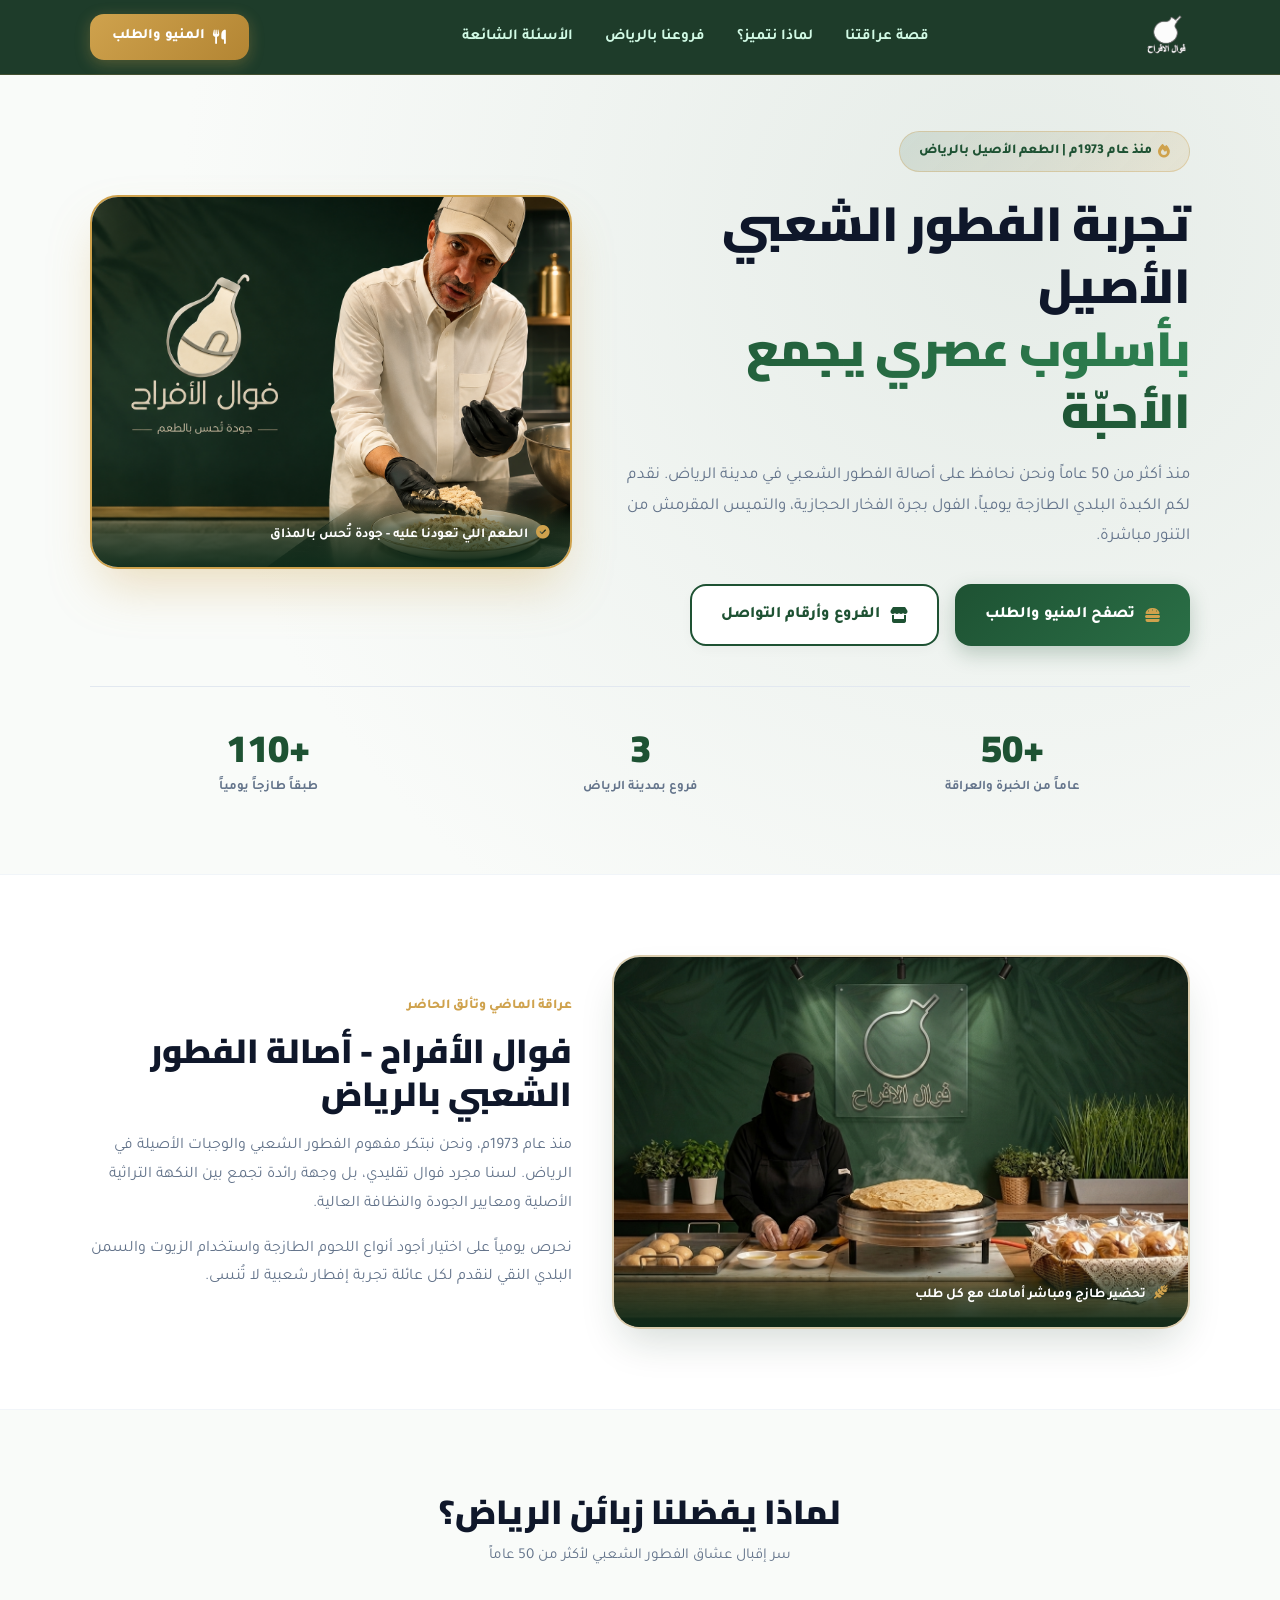
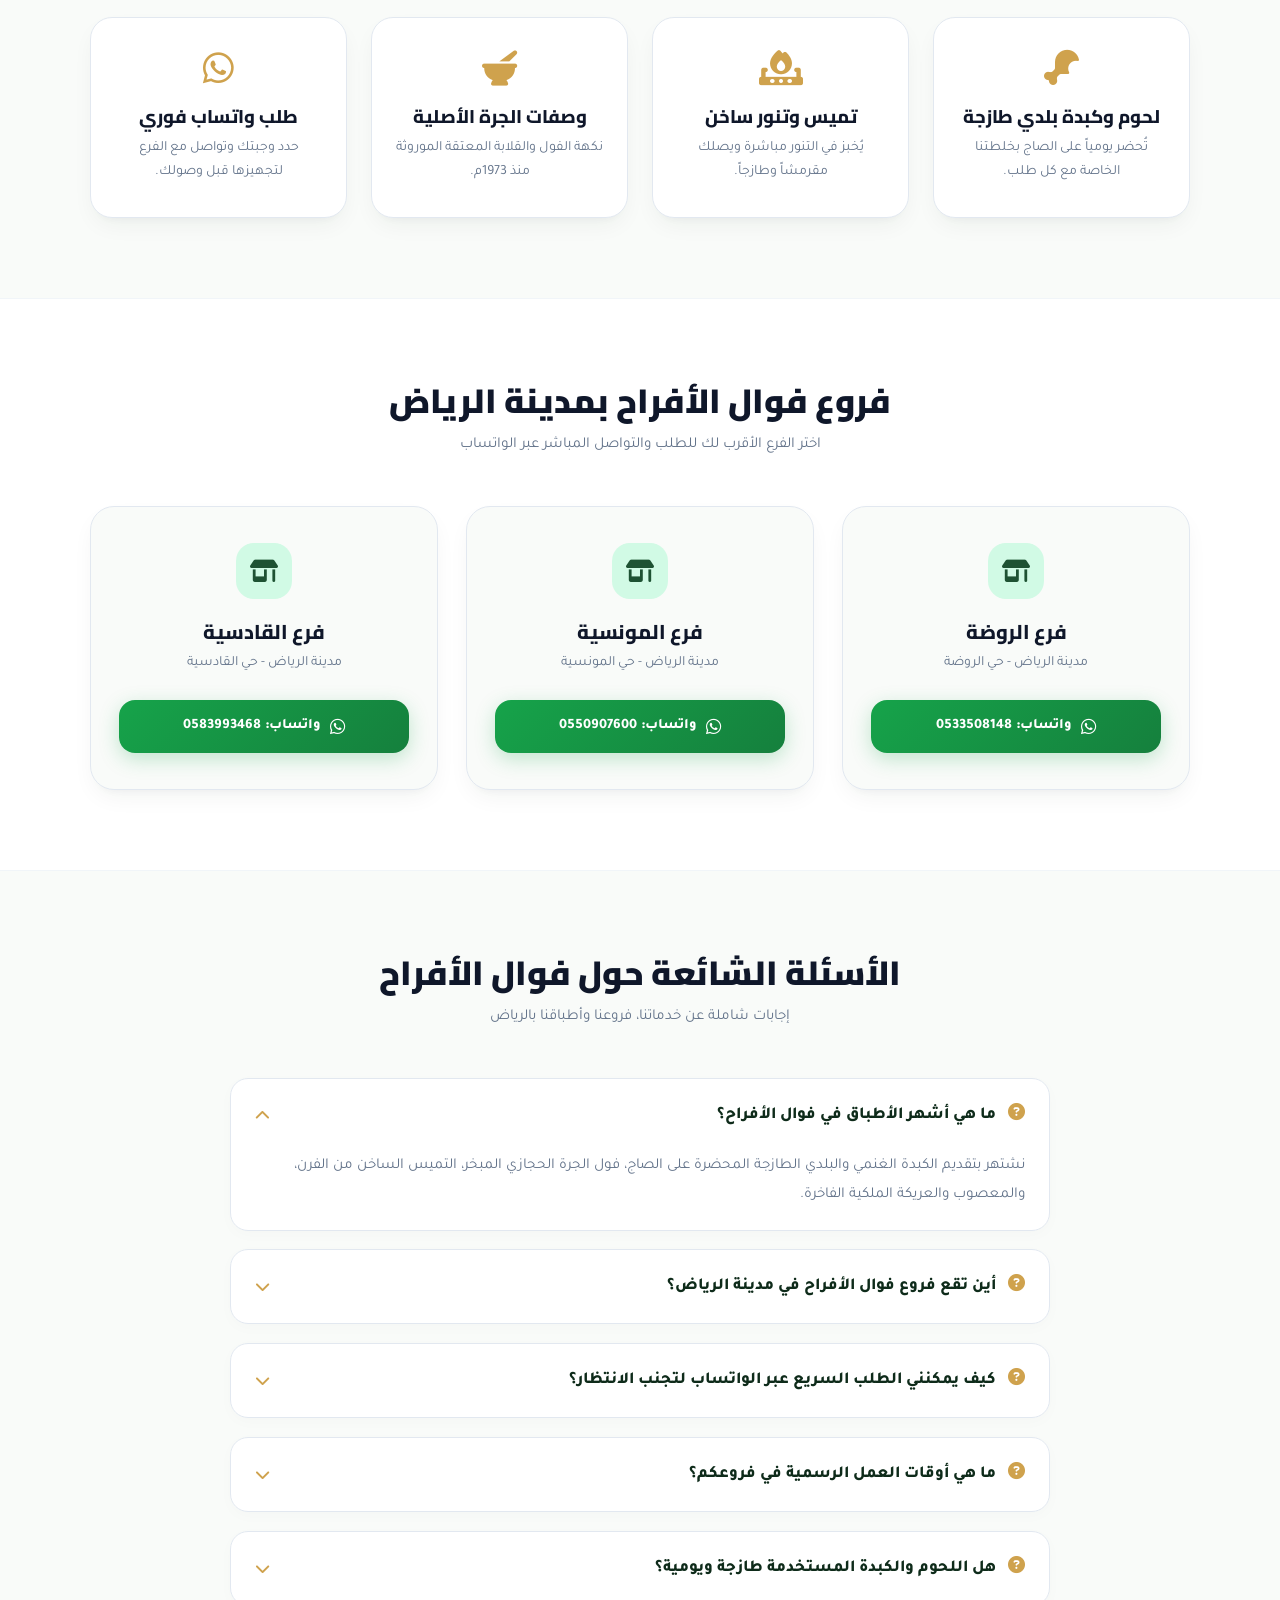
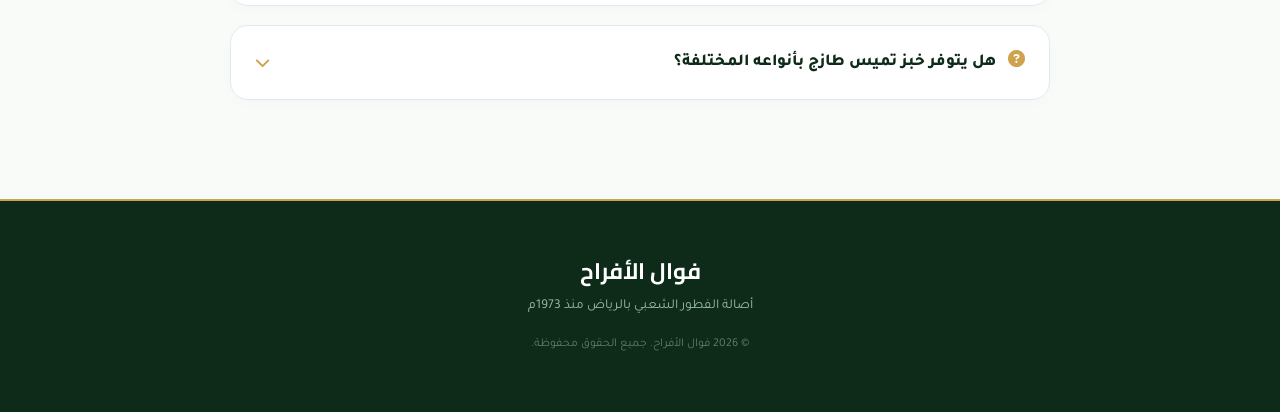
<file: index.html>
<!DOCTYPE html>
<html lang="ar" dir="rtl">
<head>
    <meta charset="UTF-8">
    <meta name="viewport" content="width=device-width, initial-scale=1.0">

    <!-- ==================== 1. وسوم شبكات التواصل والواتساب (Open Graph) ==================== -->
    <meta itemprop="name" content="فوال الأفراح | المنيو الرسمي والطلب المباشر بالرياض">
    <meta itemprop="description" content="أصالة الفطور الشعبي منذ عام 1973م بالرياض. كبدة بلدي طازجة، فول جرة، عريكة وتميس ساخن من الفرن.">
    <meta itemprop="image" content="https://smallboatcompany.github.io/fwalalafrah/og-image.jpg">

    <meta property="og:type" content="restaurant.restaurant">
    <meta property="og:site_name" content="فوال الأفراح">
    <meta property="og:title" content="فوال الأفراح | المنيو الرسمي والطلب المباشر بالرياض">
    <meta property="og:description" content="أصالة الفطور الشعبي منذ عام 1973م بالرياض. كبدة بلدي طازجة، فول جرة، عريكة، وتميس ساخن. تصفح المنيو واطلب عبر الواتساب.">
    <meta property="og:url" content="https://smallboatcompany.github.io/fwalalafrah/">
    <meta property="og:image" content="https://smallboatcompany.github.io/fwalalafrah/og-image.jpg">
    <meta property="og:image:secure_url" content="https://smallboatcompany.github.io/fwalalafrah/og-image.jpg">
    <meta property="og:image:type" content="image/jpeg">
    <meta property="og:image:width" content="1200">
    <meta property="og:image:height" content="630">
    <meta property="og:locale" content="ar_SA">

    <meta name="twitter:card" content="summary_large_image">
    <meta name="twitter:title" content="فوال الأفراح | المنيو الرسمي والطلب المباشر بالرياض">
    <meta name="twitter:description" content="أصالة الفطور الشعبي منذ عام 1973م بالرياض. تصفح المنيو واطلب الآن.">
    <meta name="twitter:image" content="https://smallboatcompany.github.io/fwalalafrah/og-image.jpg">

    <!-- ==================== 2. تحسين محركات البحث الاحترافي (Advanced SEO) ==================== -->
    <title>فوال الأفراح | أفضل مطعم فوال وفطور شعبي بالرياض منذ 1973</title>
    <meta name="description" content="الموقع الرسمي لمطعم فوال الأفراح بالرياض. تذوق أشهى فطور شعبي، كبدة بلدي طازجة، فول جرة حجازي، تميس ومعصوب ملكي عبر فروعنا بالروضة، المونسية، والقادسية. اطلب عبر الواتساب.">
    <meta name="keywords" content="فوال الأفراح, فوال, افضل فوال بالرياض, مطعم فوال, فطور شعبي الرياض, كبدة بلدي, فول جرة, تميس, معصوب, عريكة, فوال الروضة, فوال المونسية, فوال القادسية">
    <meta name="author" content="فوال الأفراح">
    <meta name="geo.region" content="SA-01">
    <meta name="geo.placename" content="الرياض">
    <meta name="robots" content="index, follow, max-snippet:-1, max-image-preview:large, max-video-preview:-1">
    <link rel="canonical" href="https://smallboatcompany.github.io/fwalalafrah/">

    <!-- ==================== 3. الأيقونات والخطوط ==================== -->
    <link rel="icon" type="image/png" sizes="32x32" href="favicon.png">
    <link rel="icon" type="image/png" sizes="16x16" href="favicon.png">
    <link rel="apple-touch-icon" sizes="180x180" href="apple-touch-icon.png">

    <link rel="preconnect" href="https://fonts.googleapis.com">
    <link rel="preconnect" href="https://fonts.gstatic.com" crossorigin>
    <link href="https://fonts.googleapis.com/css2?family=Cairo:wght@700;800;900&family=Tajawal:wght@400;500;700;800;900&display=swap" rel="stylesheet">
    <link rel="stylesheet" href="https://cdnjs.cloudflare.com/ajax/libs/font-awesome/6.5.1/css/all.min.css">

    <!-- ==================== التنسيقات والحركات العصرية السلسة ==================== -->
    <style>
        :root {
            --primary: #1e5233;
            --primary-light: #2a6f46;
            --primary-dark: #0e2b1a;
            --accent: #cfa24d;
            --accent-glow: rgba(207, 162, 77, 0.45);
            --bg-light: #f9fbf9;
            --text-main: #0f172a;
            --text-muted: #64748b;
            --card-shadow: 0 10px 25px -5px rgba(16, 48, 29, 0.06), 0 8px 10px -6px rgba(16, 48, 29, 0.04);
        }

        * { box-sizing: border-box; margin: 0; padding: 0; }
        html { scroll-behavior: smooth; }
        body {
            font-family: 'Tajawal', sans-serif;
            background-color: var(--bg-light);
            color: var(--text-main);
            line-height: 1.8;
            padding-top: 75px;
            overflow-x: hidden;
            -webkit-font-smoothing: antialiased;
        }

        h1, h2, h3, h4, .brand-font { font-family: 'Cairo', sans-serif; line-height: 1.3; }
        a { text-decoration: none; color: inherit; }
        .container { width: 100%; max-width: 1140px; margin: 0 auto; padding: 0 1.25rem; }

        /* شريط مؤشر النزول في أعلى الشاشة */
        #scrollProgress {
            position: fixed; top: 0; left: 0; height: 3.5px; width: 0%;
            background: linear-gradient(90deg, var(--accent), #fef08a, var(--accent));
            z-index: 1001; transition: width 0.1s linear;
            box-shadow: 0 0 10px rgba(207, 162, 77, 0.8);
        }

        /* ==================== محرك الحركات والتلاشي Scroll Reveal ==================== */
        .reveal-up {
            opacity: 0;
            transform: translateY(35px);
            transition: opacity 0.8s cubic-bezier(0.16, 1, 0.3, 1), transform 0.8s cubic-bezier(0.16, 1, 0.3, 1);
            will-change: opacity, transform;
        }

        .reveal-scale {
            opacity: 0;
            transform: scale(0.92) translateY(25px);
            transition: opacity 0.85s cubic-bezier(0.16, 1, 0.3, 1), transform 0.85s cubic-bezier(0.16, 1, 0.3, 1);
            will-change: opacity, transform;
        }

        .reveal-up.active, .reveal-scale.active {
            opacity: 1;
            transform: translateY(0) scale(1);
        }

        .delay-1 { transition-delay: 0.1s; }
        .delay-2 { transition-delay: 0.2s; }
        .delay-3 { transition-delay: 0.3s; }
        .delay-4 { transition-delay: 0.4s; }

        /* ==================== الهيدر الزجاجي ==================== */
        .site-header {
            position: fixed; top: 0; left: 0; right: 0; height: 75px;
            background-color: rgba(16, 48, 29, 0.94);
            backdrop-filter: blur(14px);
            -webkit-backdrop-filter: blur(14px);
            z-index: 1000;
            border-bottom: 1px solid rgba(207, 162, 77, 0.2);
            display: flex; align-items: center;
            transition: background-color 0.3s ease, box-shadow 0.3s ease;
        }
        .site-header.scrolled {
            background-color: rgba(14, 43, 26, 0.98);
            box-shadow: 0 10px 30px rgba(0, 0, 0, 0.25);
        }
        .nav-wrap { display: flex; justify-content: space-between; align-items: center; width: 100%; }
        .logo-img { height: 48px; width: auto; max-width: 180px; object-fit: contain; display: block; transition: transform 0.3s ease; }
        .logo-img:hover { transform: scale(1.05); }
        .nav-links { display: none; gap: 2rem; font-weight: 700; font-size: 0.95rem; color: #d1fae5; }
        @media (min-width: 768px) { .nav-links { display: flex; } }
        .nav-links a { position: relative; transition: color 0.3s ease; }
        .nav-links a::after {
            content: ''; position: absolute; width: 0%; height: 2px;
            bottom: -4px; right: 0; background-color: var(--accent);
            transition: width 0.3s ease;
        }
        .nav-links a:hover { color: var(--accent); }
        .nav-links a:hover::after { width: 100%; }

        .btn-order-nav {
            background: linear-gradient(135deg, #cfa24d 0%, #b38533 100%);
            color: #fff; padding: 0.65rem 1.4rem;
            border-radius: 14px; font-weight: 800; font-size: 0.9rem; display: none;
            align-items: center; gap: 0.5rem; box-shadow: 0 4px 15px rgba(207, 162, 77, 0.3);
            transition: transform 0.25s ease, box-shadow 0.25s ease;
        }
        @media (min-width: 640px) { .btn-order-nav { display: inline-flex; } }
        .btn-order-nav:hover { transform: translateY(-2px); box-shadow: 0 8px 25px rgba(207, 162, 77, 0.5); }

        .menu-toggle {
            background: none; border: none; color: white; font-size: 1.6rem; cursor: pointer;
            width: 42px; height: 42px; border-radius: 10px; display: flex; align-items: center;
            justify-content: center;
        }
        .menu-toggle:active { background-color: rgba(255,255,255,0.1); }
        @media (min-width: 768px) { .menu-toggle { display: none; } }

        /* قائمة الجوال التفاعلية */
        .mobile-menu {
            position: fixed; top: 75px; left: 0; right: 0;
            background: rgba(14, 43, 26, 0.98);
            backdrop-filter: blur(20px);
            -webkit-backdrop-filter: blur(20px);
            padding: 1.5rem 1.25rem;
            text-align: center;
            border-bottom: 2px solid var(--accent);
            transform: translateY(-120%);
            opacity: 0; pointer-events: none;
            transition: transform 0.4s cubic-bezier(0.16, 1, 0.3, 1), opacity 0.3s ease;
            z-index: 999;
            box-shadow: 0 20px 40px rgba(0,0,0,0.3);
        }
        .mobile-menu.open { transform: translateY(0); opacity: 1; pointer-events: auto; }
        .mobile-menu a {
            display: block; padding: 0.9rem 0; color: #d1fae5; font-weight: 700;
            font-size: 1.05rem; border-bottom: 1px solid rgba(255,255,255,0.06);
            transition: color 0.2s;
        }
        .mobile-menu a:active { color: var(--accent); }

        /* ==================== البانر الرئيسي ==================== */
        .hero {
            padding: 3.5rem 0 4.5rem;
            background: radial-gradient(circle at 80% 20%, rgba(30, 82, 51, 0.09) 0%, rgba(249, 251, 249, 1) 70%);
            position: relative;
        }
        .grid-2 { display: grid; grid-template-columns: 1fr; gap: 2.5rem; align-items: center; }
        @media (min-width: 768px) { .grid-2 { grid-template-columns: 1.2fr 1fr; } }

        .tag-pulse {
            display: inline-flex; align-items: center;
            background: linear-gradient(135deg, rgba(30, 82, 51, 0.12) 0%, rgba(207, 162, 77, 0.15) 100%);
            border: 1px solid rgba(207, 162, 77, 0.35);
            color: var(--primary); padding: 0.45rem 1.2rem; border-radius: 50px;
            font-weight: 800; font-size: 0.85rem; margin-bottom: 1.25rem;
            animation: pulse-glow 3s infinite;
        }
        @keyframes pulse-glow {
            0%, 100% { box-shadow: 0 0 0 0 rgba(207, 162, 77, 0.35); }
            50% { box-shadow: 0 0 0 9px rgba(207, 162, 77, 0); }
        }

        .hero h1 { font-size: 2.2rem; font-weight: 900; color: #0f172a; margin-bottom: 1.25rem; }
        @media (min-width: 768px) { .hero h1 { font-size: 3rem; } }
        .hero h1 span {
            background: linear-gradient(135deg, var(--primary) 0%, #2f8352 100%);
            -webkit-background-clip: text; -webkit-text-fill-color: transparent;
        }
        .hero p { color: var(--text-muted); font-size: 1.05rem; margin-bottom: 2rem; }

        .btn-group { display: flex; flex-direction: column; gap: 1rem; }
        @media (min-width: 480px) { .btn-group { flex-direction: row; } }
        .btn {
            padding: 0.9rem 1.85rem; border-radius: 16px; font-weight: 800; text-align: center;
            display: inline-flex; align-items: center; justify-content: center; gap: 0.6rem;
            transition: transform 0.25s cubic-bezier(0.16, 1, 0.3, 1), box-shadow 0.25s ease;
        }
        .btn:active { transform: scale(0.96); }

        .btn-primary {
            background: linear-gradient(135deg, var(--primary) 0%, var(--primary-light) 100%);
            color: #fff; box-shadow: 0 8px 20px rgba(30, 82, 51, 0.25);
        }
        .btn-primary:hover { transform: translateY(-3px); box-shadow: 0 12px 30px rgba(30, 82, 51, 0.35); }

        .btn-outline {
            background-color: #fff; border: 2px solid var(--primary); color: var(--primary);
            box-shadow: 0 4px 12px rgba(0,0,0,0.03);
        }
        .btn-outline:hover { background-color: var(--primary); color: #fff; transform: translateY(-3px); }

        /* إطار الصور التفاعلي */
        .img-frame {
            border-radius: 28px; overflow: hidden;
            border: 2px solid rgba(207, 162, 77, 0.4);
            box-shadow: 0 20px 40px -10px rgba(16, 48, 29, 0.18);
            position: relative; background-color: #e2e8f0;
            transition: transform 0.5s ease, border-color 0.5s ease, box-shadow 0.5s ease;
        }
        .img-frame:hover, .img-frame.glow-active {
            transform: translateY(-6px);
            border-color: var(--accent);
            box-shadow: 0 25px 50px -10px rgba(207, 162, 77, 0.35);
        }
        .img-frame img {
            width: 100%; height: 370px; object-fit: cover; display: block;
            transition: transform 0.8s cubic-bezier(0.16, 1, 0.3, 1);
        }
        .img-frame:hover img { transform: scale(1.06); }
        .img-caption {
            position: absolute; bottom: 0; left: 0; right: 0; padding: 1.25rem;
            background: linear-gradient(0deg, rgba(14,43,26,0.95) 0%, rgba(14,43,26,0.6) 60%, transparent 100%);
            color: white; font-size: 0.85rem; font-weight: 700;
        }

        /* ==================== إحصائيات الأرقام المتزايدة ==================== */
        .stats-grid {
            display: grid; grid-template-columns: repeat(3, 1fr); gap: 1rem;
            padding-top: 2.5rem; margin-top: 2.5rem; border-top: 1px solid #e2e8f0; text-align: center;
        }
        .stat-num {
            display: block; font-size: 2.4rem; font-weight: 900; color: var(--primary);
            font-family: 'Cairo', sans-serif; line-height: 1.1; margin-bottom: 0.25rem;
        }
        .stat-label { font-size: 0.82rem; color: var(--text-muted); font-weight: 700; }

        /* ==================== الأقسام والبطاقات ==================== */
        .section { padding: 5rem 0; }
        .section-white { background-color: #ffffff; border-top: 1px solid #f1f5f9; border-bottom: 1px solid #f1f5f9; }
        .section-title { text-align: center; margin-bottom: 3rem; }
        .section-title h2 { font-size: 2.1rem; font-weight: 900; color: #0f172a; margin-bottom: 0.5rem; }
        .section-title p { color: var(--text-muted); font-size: 0.95rem; }

        .cards-grid { display: grid; grid-template-columns: repeat(auto-fit, minmax(240px, 1fr)); gap: 1.5rem; }
        
        /* بطاقات المميزات مع إضاءة الجوال الذكية */
        .card {
            background: #fff; border: 1px solid #e2e8f0; padding: 2rem 1.5rem; border-radius: 22px;
            text-align: center; position: relative; overflow: hidden;
            box-shadow: var(--card-shadow);
            transition: transform 0.35s cubic-bezier(0.16, 1, 0.3, 1), box-shadow 0.35s ease, border-color 0.35s ease;
        }
        .card::before {
            content: ''; position: absolute; top: 0; left: 0; right: 0; height: 4px;
            background: linear-gradient(90deg, var(--primary), var(--accent));
            opacity: 0; transition: opacity 0.3s ease;
        }
        .card:hover, .card.glow-active {
            transform: translateY(-7px);
            border-color: var(--accent);
            box-shadow: 0 15px 35px -5px rgba(207, 162, 77, 0.25);
        }
        .card:hover::before, .card.glow-active::before { opacity: 1; }
        .card i {
            font-size: 2.2rem; color: var(--accent); margin-bottom: 1.25rem;
            transition: transform 0.4s cubic-bezier(0.16, 1, 0.3, 1);
        }
        .card:hover i, .card.glow-active i { transform: scale(1.18) rotate(-5deg); }
        .card h3 { font-size: 1.15rem; font-weight: 800; margin-bottom: 0.5rem; }
        .card p { font-size: 0.88rem; color: var(--text-muted); line-height: 1.7; }

        /* ==================== بطاقات الفروع ==================== */
        .branches-grid { display: grid; grid-template-columns: repeat(auto-fit, minmax(280px, 1fr)); gap: 1.75rem; }
        .branch-card {
            background: var(--bg-light); border: 1px solid #e2e8f0; padding: 2.25rem 1.75rem;
            border-radius: 24px; text-align: center; display: flex; flex-direction: column; justify-content: space-between;
            box-shadow: var(--card-shadow);
            transition: transform 0.35s cubic-bezier(0.16, 1, 0.3, 1), box-shadow 0.35s ease, border-color 0.35s ease;
        }
        .branch-card:hover, .branch-card.glow-active {
            transform: translateY(-8px);
            border-color: #22c55e;
            box-shadow: 0 20px 40px -10px rgba(34, 197, 94, 0.25);
        }
        .branch-icon {
            width: 56px; height: 56px; background-color: #d1fae5; color: var(--primary);
            border-radius: 18px; display: flex; align-items: center; justify-content: center;
            font-size: 1.4rem; margin: 0 auto 1.25rem auto;
            transition: transform 0.3s ease, background-color 0.3s ease, color 0.3s ease;
        }
        .branch-card:hover .branch-icon, .branch-card.glow-active .branch-icon {
            transform: scale(1.12) rotate(6deg);
            background-color: var(--primary); color: #fff;
        }

        .btn-whatsapp {
            background: linear-gradient(135deg, #16a34a 0%, #15803d 100%);
            color: #fff; padding: 0.85rem 1.25rem; border-radius: 16px;
            font-weight: 800; font-size: 0.9rem; margin-top: 1.5rem; display: inline-flex;
            align-items: center; justify-content: center; gap: 0.6rem;
            box-shadow: 0 6px 20px rgba(22, 163, 74, 0.25);
            transition: transform 0.25s ease, box-shadow 0.25s ease;
        }
        .btn-whatsapp:hover { transform: translateY(-3px); box-shadow: 0 10px 25px rgba(22, 163, 74, 0.4); }
        .btn-whatsapp:active { transform: scale(0.96); }

        /* ==================== الأسئلة الشائعة الأكورديون التفاعلية (FAQ) ==================== */
        .faq-container { max-width: 820px; margin: 0 auto; }
        .faq-item {
            background: #fff; border: 1px solid #e2e8f0; border-radius: 18px;
            margin-bottom: 1.15rem; overflow: hidden;
            box-shadow: 0 4px 15px rgba(0,0,0,0.02);
            transition: border-color 0.3s ease, box-shadow 0.3s ease, transform 0.3s ease;
        }
        .faq-item:hover, .faq-item.glow-active {
            border-color: var(--accent);
            box-shadow: 0 10px 25px rgba(207, 162, 77, 0.15);
        }
        .faq-header {
            padding: 1.35rem 1.5rem; font-weight: 800; font-size: 1.05rem;
            color: var(--primary-dark); display: flex; justify-content: space-between;
            align-items: center; cursor: pointer; user-select: none;
            transition: color 0.2s ease;
        }
        .faq-header:hover { color: var(--accent); }
        .faq-icon-arrow {
            font-size: 0.95rem; color: var(--accent);
            transition: transform 0.35s cubic-bezier(0.16, 1, 0.3, 1);
        }
        .faq-item.open .faq-icon-arrow { transform: rotate(180deg); }
        .faq-body {
            max-height: 0; overflow: hidden;
            transition: max-height 0.4s cubic-bezier(0.16, 1, 0.3, 1), padding 0.3s ease;
            padding: 0 1.5rem;
            color: var(--text-muted); font-size: 0.95rem; line-height: 1.85;
        }
        .faq-item.open .faq-body {
            max-height: 250px;
            padding-bottom: 1.35rem;
        }

        /* الفوتر */
        footer { background-color: var(--primary-dark); color: #d1fae5; padding: 3.5rem 0; text-align: center; font-size: 0.85rem; border-top: 2px solid var(--accent); }
        footer h3 { color: #fff; font-size: 1.4rem; margin-bottom: 0.5rem; }
    </style>

    <!-- ==================== بيانات Schema المحدثة مع 6 أسئلة شائعة ==================== -->
    <script type="application/ld+json">
    {
      "@context": "https://schema.org",
      "@graph": [
        {
          "@type": "Restaurant",
          "@id": "https://smallboatcompany.github.io/fwalalafrah/#restaurant",
          "name": "فوال الأفراح",
          "alternateName": ["مطعم فوال الأفراح", "Fwal Al Afrah"],
          "image": "https://smallboatcompany.github.io/fwalalafrah/og-image.jpg",
          "url": "https://smallboatcompany.github.io/fwalalafrah/",
          "telephone": "+966533508148",
          "priceRange": "$$",
          "servesCuisine": ["سعودي", "إفطار شعبي", "كبدة وفول", "تميس ومعصوب"],
          "hasMenu": "https://smallboatcompany.github.io/fwalalafrah/menu.html",
          "address": {
            "@type": "PostalAddress",
            "addressLocality": "الرياض",
            "addressRegion": "منطقة الرياض",
            "addressCountry": "SA"
          },
          "geo": {
            "@type": "GeoCoordinates",
            "latitude": 24.7136,
            "longitude": 46.6753
          },
          "department": [
            {
              "@type": "Restaurant",
              "name": "فوال الأفراح - فرع الروضة",
              "telephone": "+966533508148"
            },
            {
              "@type": "Restaurant",
              "name": "فوال الأفراح - فرع المونسية",
              "telephone": "+966550907600"
            },
            {
              "@type": "Restaurant",
              "name": "فوال الأفراح - فرع القادسية",
              "telephone": "+966583993468"
            }
          ]
        },
        {
          "@type": "FAQPage",
          "mainEntity": [
            {
              "@type": "Question",
              "name": "ما هي أشهر الأطباق الشعبية في فوال الأفراح بالرياض؟",
              "acceptedAnswer": {
                "@type": "Answer",
                "text": "نشتهر بتقديم الكبدة الغنمي والبلدي الطازجة المحضرة على الصاج، فول الجرة الحجازي المبخر، التميس الساخن من الفرن، والمعصوب والعريكة الملكية الفاخرة."
              }
            },
            {
              "@type": "Question",
              "name": "أين تقع فروع فوال الأفراح في مدينة الرياض؟",
              "acceptedAnswer": {
                "@type": "Answer",
                "text": "يمتلك فوال الأفراح 3 فروع رئيسية لخدمتكم: فرع حي الروضة، فرع حي المونسية، وفرع حي القادسية."
              }
            },
            {
              "@type": "Question",
              "name": "كيف يمكنني الطلب السريع عبر الواتساب لتجنب الانتظار؟",
              "acceptedAnswer": {
                "@type": "Answer",
                "text": "يمكنك الدخول للمنيو واختيار أصنافك المفضلة والضغط على زر الواتساب للفرع الأقرب لك، وسيتم تجهيز وجبتك ساخنة لاستلامها فور وصولك."
              }
            },
            {
              "@type": "Question",
              "name": "ما هي أوقات العمل في فروع فوال الأفراح؟",
              "acceptedAnswer": {
                "@type": "Answer",
                "text": "نستقبلكم يومياً على فترتين: الفترة الصباحية من بعد صلاة الفجر مباشرة حتى الظهر، والفترة المسائية من بعد صلاة العصر حتى منتصف الليل."
              }
            },
            {
              "@type": "Question",
              "name": "هل اللحوم والكبدة المستخدمة طازجة ويومية؟",
              "acceptedAnswer": {
                "@type": "Answer",
                "text": "نعم، نلتزم يومياً بتوريد أجود أنواع الكبدة واللحوم البلدية الطازجة وتحضيرها أمام العميل وفق أعلى معايير النظافة والجودة."
              }
            },
            {
              "@type": "Question",
              "name": "هل يتوفر خبز تميس ساخن ومخبوزات بأنواعها؟",
              "acceptedAnswer": {
                "@type": "Answer",
                "text": "نعم، يتوفر لدينا تميس عادي، تميس بسكوت، تميس بالسمن، وتميس بالجبن يُخبز مباشرة في التنور على مدار الساعة."
              }
            }
          ]
        }
      ]
    }
    </script>
</head>
<body>

    <!-- مؤشر النزول السلس في أعلى الصفحة -->
    <div id="scrollProgress"></div>

    <!-- الهيدر الزجاجي -->
    <header class="site-header" id="siteHeader">
        <div class="container">
            <div class="nav-wrap">
                <a href="index.html" aria-label="الرئيسية">
                    <img src="logo.png" alt="شعار فوال الأفراح" class="logo-img" width="160" height="48">
                </a>

                <nav class="nav-links">
                    <a href="#about">قصة عراقتنا</a>
                    <a href="#features">لماذا نتميز؟</a>
                    <a href="#branches">فروعنا بالرياض</a>
                    <a href="#faq">الأسئلة الشائعة</a>
                </nav>

                <div>
                    <a href="menu.html" class="btn-order-nav">
                        <i class="fa-solid fa-utensils"></i> المنيو والطلب
                    </a>
                </div>

                <button class="menu-toggle" onclick="toggleMenu()" aria-label="فتح القائمة">
                    <i class="fa-solid fa-bars" id="menuIcon"></i>
                </button>
            </div>
        </div>
    </header>

    <!-- قائمة الجوال التفاعلية -->
    <div id="mobileMenu" class="mobile-menu">
        <a href="#about" onclick="toggleMenu()">قصة عراقتنا</a>
        <a href="#features" onclick="toggleMenu()">لماذا فوال الأفراح؟</a>
        <a href="#branches" onclick="toggleMenu()">فروعنا والواتساب</a>
        <a href="#faq" onclick="toggleMenu()">الأسئلة الشائعة</a>
        <a href="menu.html" style="color: var(--accent); font-weight:900; margin-top:0.5rem;">
            <i class="fa-solid fa-utensils"></i> تصفح المنيو واطلب الآن
        </a>
    </div>

    <main>
        <!-- البانر الرئيسي -->
        <section class="hero">
            <div class="container">
                <div class="grid-2">
                    <div class="reveal-up">
                        <div class="tag-pulse">
                            <i class="fa-solid fa-fire" style="color:var(--accent); margin-left: 6px;"></i> منذ عام 1973م | الطعم الأصيل بالرياض
                        </div>
                        <h1>
                            تجربة الفطور الشعبي الأصيل <br>
                            <span>بأسلوب عصري يجمع الأحبّة</span>
                        </h1>
                        <p>
                            منذ أكثر من 50 عاماً ونحن نحافظ على أصالة الفطور الشعبي في مدينة الرياض. نقدم لكم الكبدة البلدي الطازجة يومياً، الفول بجرة الفخار الحجازية، والتميس المقرمش من التنور مباشرة.
                        </p>
                        <div class="btn-group">
                            <a href="menu.html" class="btn btn-primary">
                                <i class="fa-solid fa-burger" style="color:var(--accent);"></i> تصفح المنيو والطلب
                            </a>
                            <a href="#branches" class="btn btn-outline">
                                <i class="fa-solid fa-store"></i> الفروع وأرقام التواصل
                            </a>
                        </div>
                    </div>

                    <div class="reveal-scale delay-2">
                        <div class="img-frame scroll-glow">
                            <img src="hero.jpg" alt="أطباق فطور شعبي وكبدة وفول في فوال الأفراح الرياض" width="500" height="370" loading="eager">
                            <div class="img-caption">
                                <i class="fa-solid fa-circle-check" style="color:var(--accent); margin-left:5px;"></i> الطعم اللي تعودنا عليه - جودة تُحس بالمذاق
                            </div>
                        </div>
                    </div>
                </div>

                <!-- إحصائيات الأرقام المتزايدة بسلاسة -->
                <div class="stats-grid reveal-up delay-3" id="statsSection">
                    <div>
                        <span class="stat-num counter" data-target="50" data-plus="true">0</span>
                        <span class="stat-label">عاماً من الخبرة والعراقة</span>
                    </div>
                    <div>
                        <span class="stat-num counter" data-target="3" data-plus="false">0</span>
                        <span class="stat-label">فروع بمدينة الرياض</span>
                    </div>
                    <div>
                        <span class="stat-num counter" data-target="110" data-plus="true">0</span>
                        <span class="stat-label">طبقاً طازجاً يومياً</span>
                    </div>
                </div>
            </div>
        </section>

        <!-- قصة عراقتنا -->
        <section id="about" class="section section-white">
            <div class="container">
                <div class="grid-2">
                    <div class="reveal-scale">
                        <div class="img-frame scroll-glow">
                            <img src="about.jpg" alt="مخبوزات وتميس فوال الأفراح الطازجة" width="500" height="370" loading="lazy">
                            <div class="img-caption">
                                <i class="fa-solid fa-wheat-awn" style="color:var(--accent); margin-left:5px;"></i> تحضير طازج ومباشر أمامك مع كل طلب
                            </div>
                        </div>
                    </div>
                    <div class="reveal-up delay-2">
                        <span style="color:var(--accent); font-weight:800; font-size:0.85rem;">عراقة الماضي وتألق الحاضر</span>
                        <h2 style="font-size: 2.1rem; font-weight:900; margin: 0.5rem 0 1rem 0;">فوال الأفراح - أصالة الفطور الشعبي بالرياض</h2>
                        <p style="color:var(--text-muted); margin-bottom:1rem;">
                            منذ عام 1973م، ونحن نبتكر مفهوم الفطور الشعبي والوجبات الأصيلة في الرياض. لسنا مجرد فوال تقليدي، بل وجهة رائدة تجمع بين النكهة التراثية الأصلية ومعايير الجودة والنظافة العالية.
                        </p>
                        <p style="color:var(--text-muted);">
                            نحرص يومياً على اختيار أجود أنواع اللحوم الطازجة واستخدام الزيوت والسمن البلدي النقي لنقدم لكل عائلة تجربة إفطار شعبية لا تُنسى.
                        </p>
                    </div>
                </div>
            </div>
        </section>

        <!-- المميزات -->
        <section id="features" class="section">
            <div class="container">
                <div class="section-title reveal-up">
                    <h2>لماذا يفضلنا زبائن الرياض؟</h2>
                    <p>سر إقبال عشاق الفطور الشعبي لأكثر من 50 عاماً</p>
                </div>

                <div class="cards-grid">
                    <div class="card scroll-glow reveal-up delay-1">
                        <i class="fa-solid fa-drumstick-bite"></i>
                        <h3>لحوم وكبدة بلدي طازجة</h3>
                        <p>تُحضر يومياً على الصاج بخلطتنا الخاصة مع كل طلب.</p>
                    </div>
                    <div class="card scroll-glow reveal-up delay-2">
                        <i class="fa-solid fa-fire-burner"></i>
                        <h3>تميس وتنور ساخن</h3>
                        <p>يُخبز في التنور مباشرة ويصلك مقرمشاً وطازجاً.</p>
                    </div>
                    <div class="card scroll-glow reveal-up delay-3">
                        <i class="fa-solid fa-mortar-pestle"></i>
                        <h3>وصفات الجرة الأصلية</h3>
                        <p>نكهة الفول والقلابة المعتقة الموروثة منذ 1973م.</p>
                    </div>
                    <div class="card scroll-glow reveal-up delay-4">
                        <i class="fa-brands fa-whatsapp"></i>
                        <h3>طلب واتساب فوري</h3>
                        <p>حدد وجبتك وتواصل مع الفرع لتجهيزها قبل وصولك.</p>
                    </div>
                </div>
            </div>
        </section>

        <!-- الفروع -->
        <section id="branches" class="section section-white">
            <div class="container">
                <div class="section-title reveal-up">
                    <h2>فروع فوال الأفراح بمدينة الرياض</h2>
                    <p>اختر الفرع الأقرب لك للطلب والتواصل المباشر عبر الواتساب</p>
                </div>

                <div class="branches-grid">
                    <!-- الروضة -->
                    <div class="branch-card scroll-glow reveal-up delay-1">
                        <div>
                            <div class="branch-icon"><i class="fa-solid fa-shop"></i></div>
                            <h3 class="brand-font" style="font-size:1.25rem; font-weight:800;">فرع الروضة</h3>
                            <p style="color:var(--text-muted); font-size:0.88rem; margin-top:0.35rem;">مدينة الرياض - حي الروضة</p>
                        </div>
                        <a href="https://wa.me/966533508148?text=مرحباً%20فوال%20الأفراح%20-%20فرع%20الروضة" target="_blank" rel="noopener noreferrer" class="btn-whatsapp">
                            <i class="fa-brands fa-whatsapp" style="font-size:1.1rem;"></i> واتساب: 0533508148
                        </a>
                    </div>

                    <!-- المونسية -->
                    <div class="branch-card scroll-glow reveal-up delay-2">
                        <div>
                            <div class="branch-icon"><i class="fa-solid fa-shop"></i></div>
                            <h3 class="brand-font" style="font-size:1.25rem; font-weight:800;">فرع المونسية</h3>
                            <p style="color:var(--text-muted); font-size:0.88rem; margin-top:0.35rem;">مدينة الرياض - حي المونسية</p>
                        </div>
                        <a href="https://wa.me/966550907600?text=مرحباً%20فوال%20الأفراح%20-%20فرع%20المونسية" target="_blank" rel="noopener noreferrer" class="btn-whatsapp">
                            <i class="fa-brands fa-whatsapp" style="font-size:1.1rem;"></i> واتساب: 0550907600
                        </a>
                    </div>

                    <!-- القادسية -->
                    <div class="branch-card scroll-glow reveal-up delay-3">
                        <div>
                            <div class="branch-icon"><i class="fa-solid fa-shop"></i></div>
                            <h3 class="brand-font" style="font-size:1.25rem; font-weight:800;">فرع القادسية</h3>
                            <p style="color:var(--text-muted); font-size:0.88rem; margin-top:0.35rem;">مدينة الرياض - حي القادسية</p>
                        </div>
                        <a href="https://wa.me/966583993468?text=مرحباً%20فوال%20الأفراح%20-%20فرع%20القادسية" target="_blank" rel="noopener noreferrer" class="btn-whatsapp">
                            <i class="fa-brands fa-whatsapp" style="font-size:1.1rem;"></i> واتساب: 0583993468
                        </a>
                    </div>
                </div>
            </div>
        </section>

        <!-- الأسئلة الشائعة (6 أسئلة تفاعلية متكاملة) -->
        <section id="faq" class="section">
            <div class="container">
                <div class="section-title reveal-up">
                    <h2>الأسئلة الشائعة حول فوال الأفراح</h2>
                    <p>إجابات شاملة عن خدماتنا، فروعنا وأطباقنا بالرياض</p>
                </div>

                <div class="faq-container">
                    <!-- سؤال 1 -->
                    <div class="faq-item scroll-glow reveal-up delay-1 open">
                        <div class="faq-header" onclick="toggleFaq(this)">
                            <span><i class="fa-solid fa-circle-question" style="color:var(--accent); margin-left:8px;"></i> ما هي أشهر الأطباق في فوال الأفراح؟</span>
                            <i class="fa-solid fa-chevron-down faq-icon-arrow"></i>
                        </div>
                        <div class="faq-body">
                            نشتهر بتقديم الكبدة الغنمي والبلدي الطازجة المحضرة على الصاج، فول الجرة الحجازي المبخر، التميس الساخن من الفرن، والمعصوب والعريكة الملكية الفاخرة.
                        </div>
                    </div>

                    <!-- سؤال 2 -->
                    <div class="faq-item scroll-glow reveal-up delay-2">
                        <div class="faq-header" onclick="toggleFaq(this)">
                            <span><i class="fa-solid fa-circle-question" style="color:var(--accent); margin-left:8px;"></i> أين تقع فروع فوال الأفراح في مدينة الرياض؟</span>
                            <i class="fa-solid fa-chevron-down faq-icon-arrow"></i>
                        </div>
                        <div class="faq-body">
                            يمتلك فوال الأفراح 3 فروع رئيسية لخدمتكم: فرع حي الروضة، فرع حي المونسية، وفرع حي القادسية.
                        </div>
                    </div>

                    <!-- سؤال 3 -->
                    <div class="faq-item scroll-glow reveal-up delay-3">
                        <div class="faq-header" onclick="toggleFaq(this)">
                            <span><i class="fa-solid fa-circle-question" style="color:var(--accent); margin-left:8px;"></i> كيف يمكنني الطلب السريع عبر الواتساب لتجنب الانتظار؟</span>
                            <i class="fa-solid fa-chevron-down faq-icon-arrow"></i>
                        </div>
                        <div class="faq-body">
                            يمكنك الدخول للمنيو واختيار أصنافك المفضلة والضغط على زر الواتساب للفرع الأقرب لك، وسيتم تجهيز وجبتك ساخنة لاستلامها فور وصولك.
                        </div>
                    </div>

                    <!-- سؤال 4 -->
                    <div class="faq-item scroll-glow reveal-up delay-1">
                        <div class="faq-header" onclick="toggleFaq(this)">
                            <span><i class="fa-solid fa-circle-question" style="color:var(--accent); margin-left:8px;"></i> ما هي أوقات العمل الرسمية في فروعكم؟</span>
                            <i class="fa-solid fa-chevron-down faq-icon-arrow"></i>
                        </div>
                        <div class="faq-body">
                            نستقبلكم يومياً على فترتين: الفترة الصباحية من بعد صلاة الفجر مباشرة حتى الظهر، والفترة المسائية من بعد صلاة العصر حتى منتصف الليل.
                        </div>
                    </div>

                    <!-- سؤال 5 -->
                    <div class="faq-item scroll-glow reveal-up delay-2">
                        <div class="faq-header" onclick="toggleFaq(this)">
                            <span><i class="fa-solid fa-circle-question" style="color:var(--accent); margin-left:8px;"></i> هل اللحوم والكبدة المستخدمة طازجة ويومية؟</span>
                            <i class="fa-solid fa-chevron-down faq-icon-arrow"></i>
                        </div>
                        <div class="faq-body">
                            نعم، نلتزم يومياً بتوريد أجود أنواع الكبدة واللحوم البلدية الطازجة وتحضيرها أمام العميل وفق أعلى معايير النظافة والجودة المعتمدة.
                        </div>
                    </div>

                    <!-- سؤال 6 -->
                    <div class="faq-item scroll-glow reveal-up delay-3">
                        <div class="faq-header" onclick="toggleFaq(this)">
                            <span><i class="fa-solid fa-circle-question" style="color:var(--accent); margin-left:8px;"></i> هل يتوفر خبز تميس طازج بأنواعه المختلفة؟</span>
                            <i class="fa-solid fa-chevron-down faq-icon-arrow"></i>
                        </div>
                        <div class="faq-body">
                            نعم، يتوفر لدينا تميس عادي، تميس بسكوت، تميس بالسمن، وتميس بالجبن يُخبز مباشرة في التنور على مدار الساعة مع كل طلب.
                        </div>
                    </div>
                </div>
            </div>
        </section>
    </main>

    <!-- الفوتر -->
    <footer>
        <div class="container">
            <h3>فوال الأفراح</h3>
            <p style="color: rgba(209, 250, 229, 0.7); margin-bottom: 1rem;">أصالة الفطور الشعبي بالرياض منذ 1973م</p>
            <p style="color: rgba(209, 250, 229, 0.4); font-size: 0.75rem;">&copy; 2026 فوال الأفراح. جميع الحقوق محفوظة.</p>
        </div>
    </footer>

    <!-- ==================== المحرك البرمجي للحركات الذكية وتزايد الأرقام ==================== -->
    <script>
        // 1. فتح وإغلاق قائمة الجوال
        function toggleMenu() {
            const menu = document.getElementById('mobileMenu');
            const icon = document.getElementById('menuIcon');
            menu.classList.toggle('open');
            if (menu.classList.contains('open')) {
                icon.className = 'fa-solid fa-xmark';
            } else {
                icon.className = 'fa-solid fa-bars';
            }
        }

        // 2. التحكم في فتح وغلق الأسئلة الشائعة (Accordion)
        function toggleFaq(header) {
            const item = header.parentElement;
            item.classList.toggle('open');
        }

        // 3. شريط تقدم النزول في الصفحة + تثبيت الهيدر
        window.addEventListener('scroll', () => {
            const winScroll = document.documentElement.scrollTop || document.body.scrollTop;
            const height = document.documentElement.scrollHeight - document.documentElement.clientHeight;
            const scrolled = (winScroll / height) * 100;
            document.getElementById('scrollProgress').style.width = scrolled + '%';

            const header = document.getElementById('siteHeader');
            if (winScroll > 30) {
                header.classList.add('scrolled');
            } else {
                header.classList.remove('scrolled');
            }
        }, { passive: true });

        // 4. مراقب التمرير لظهور العناصر بنعومة (Scroll Reveal)
        const revealObserver = new IntersectionObserver((entries, observer) => {
            entries.forEach(entry => {
                if (entry.isIntersecting) {
                    entry.target.classList.add('active');
                    observer.unobserve(entry.target);
                }
            });
        }, { threshold: 0.1 });

        document.querySelectorAll('.reveal-up, .reveal-scale').forEach(el => {
            revealObserver.observe(el);
        });

        // 5. محرك تزايد الأرقام بنعومة تامة (Smooth Ease-Out Counter)
        let counted = false;
        const statsSection = document.getElementById('statsSection');

        function animateCounters() {
            const counters = document.querySelectorAll('.counter');
            const duration = 1800; // مدة الحركة بالملي ثانية
            const startTime = performance.now();

            function update(currentTime) {
                const elapsed = currentTime - startTime;
                const progress = Math.min(elapsed / duration, 1);
                
                // دالة التخفيف الرياضية EaseOutCubic لنعومة التزايد
                const easeProgress = 1 - Math.pow(1 - progress, 3);

                counters.forEach(counter => {
                    const target = +counter.getAttribute('data-target');
                    const hasPlus = counter.getAttribute('data-plus') === 'true';
                    const currentVal = Math.floor(easeProgress * target);
                    
                    counter.innerText = (hasPlus ? '+' : '') + currentVal;
                });

                if (progress < 1) {
                    requestAnimationFrame(update);
                } else {
                    counters.forEach(counter => {
                        const target = +counter.getAttribute('data-target');
                        const hasPlus = counter.getAttribute('data-plus') === 'true';
                        counter.innerText = (hasPlus ? '+' : '') + target;
                    });
                }
            }
            requestAnimationFrame(update);
        }

        const countObserver = new IntersectionObserver((entries) => {
            if (entries[0].isIntersecting && !counted) {
                counted = true;
                animateCounters();
            }
        }, { threshold: 0.25 });

        if (statsSection) {
            countObserver.observe(statsSection);
        }

        // 6. محرك إضاءة العناصر تلقائياً بالجوال عند التمرير إليها (Mobile Center Focus Glow)
        const glowObserver = new IntersectionObserver((entries) => {
            entries.forEach(entry => {
                if (entry.isIntersecting) {
                    entry.target.classList.add('glow-active');
                } else {
                    entry.target.classList.remove('glow-active');
                }
            });
        }, {
            rootMargin: "-25% 0px -25% 0px", // التركيز على المنطقة الوسطى من شاشة الجوال
            threshold: 0.2
        });

        document.querySelectorAll('.scroll-glow').forEach(el => {
            glowObserver.observe(el);
        });
    </script>
</body>
</html>
</file>
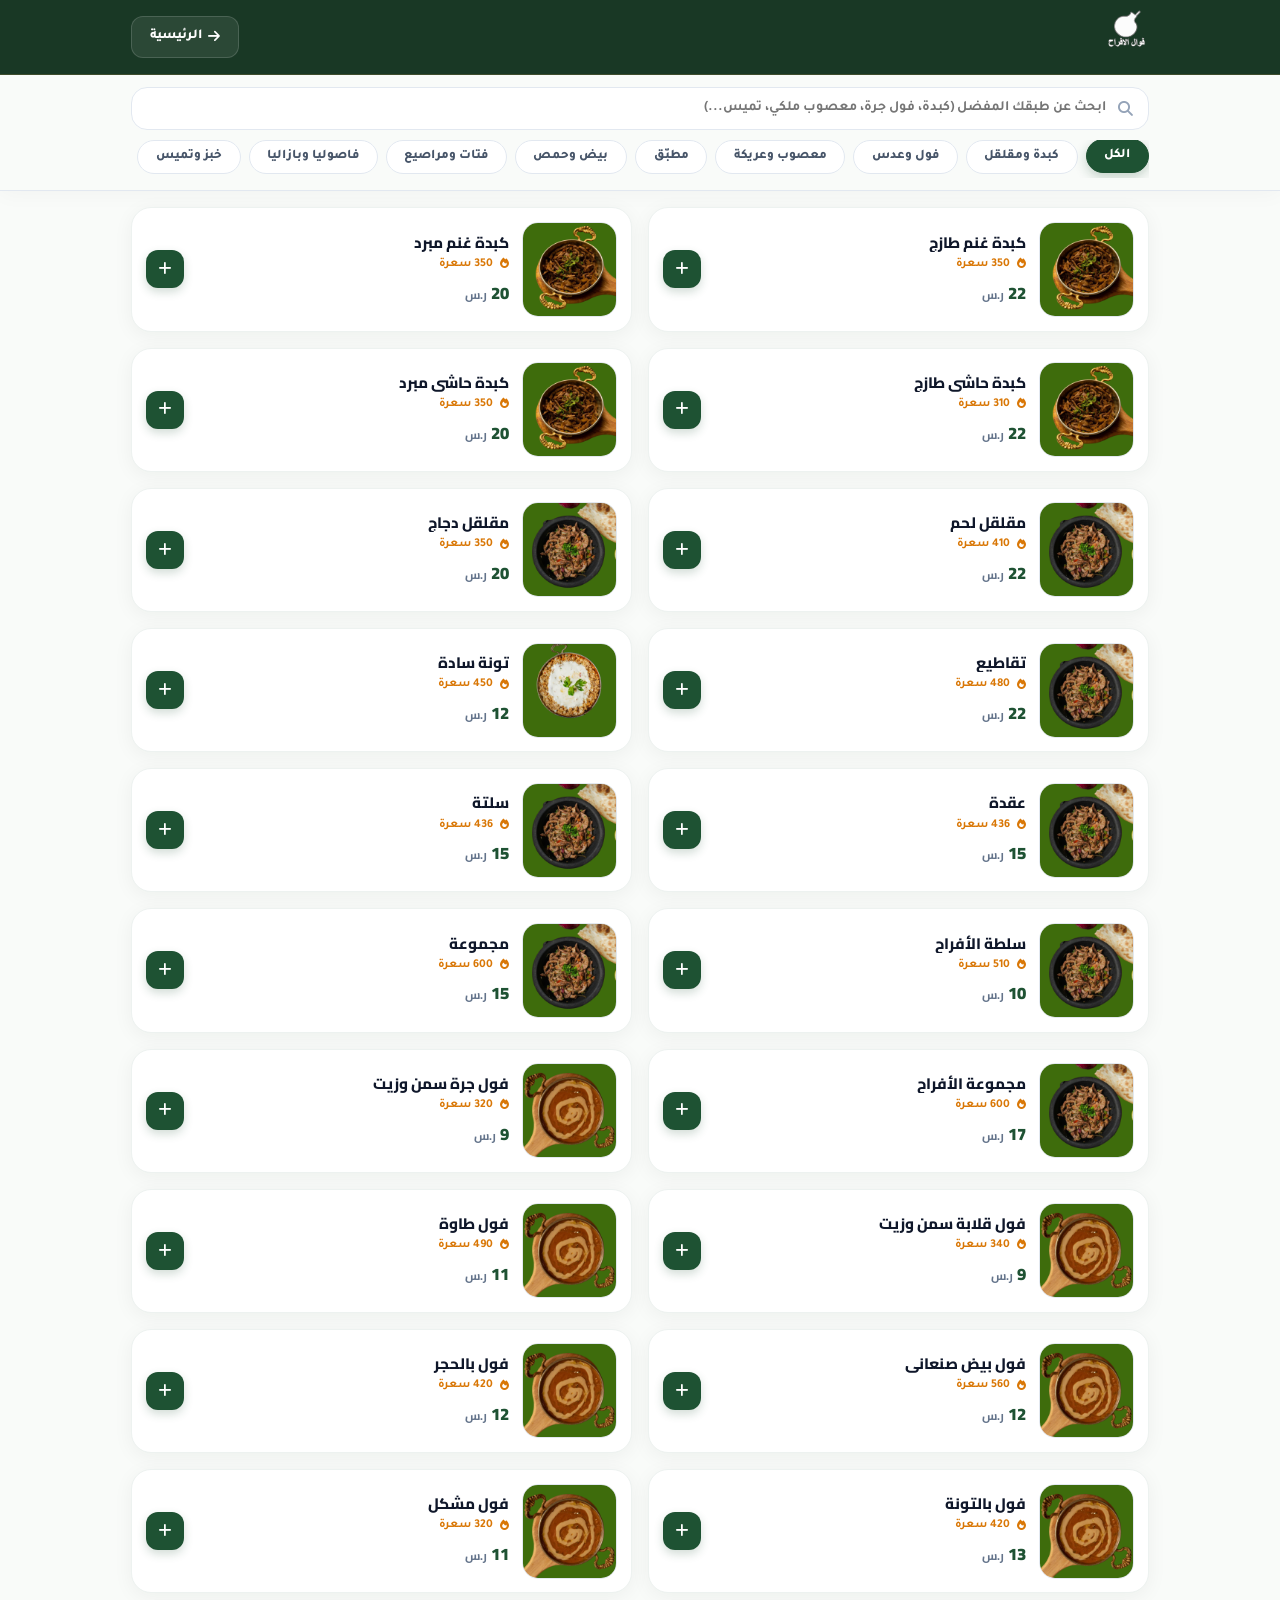
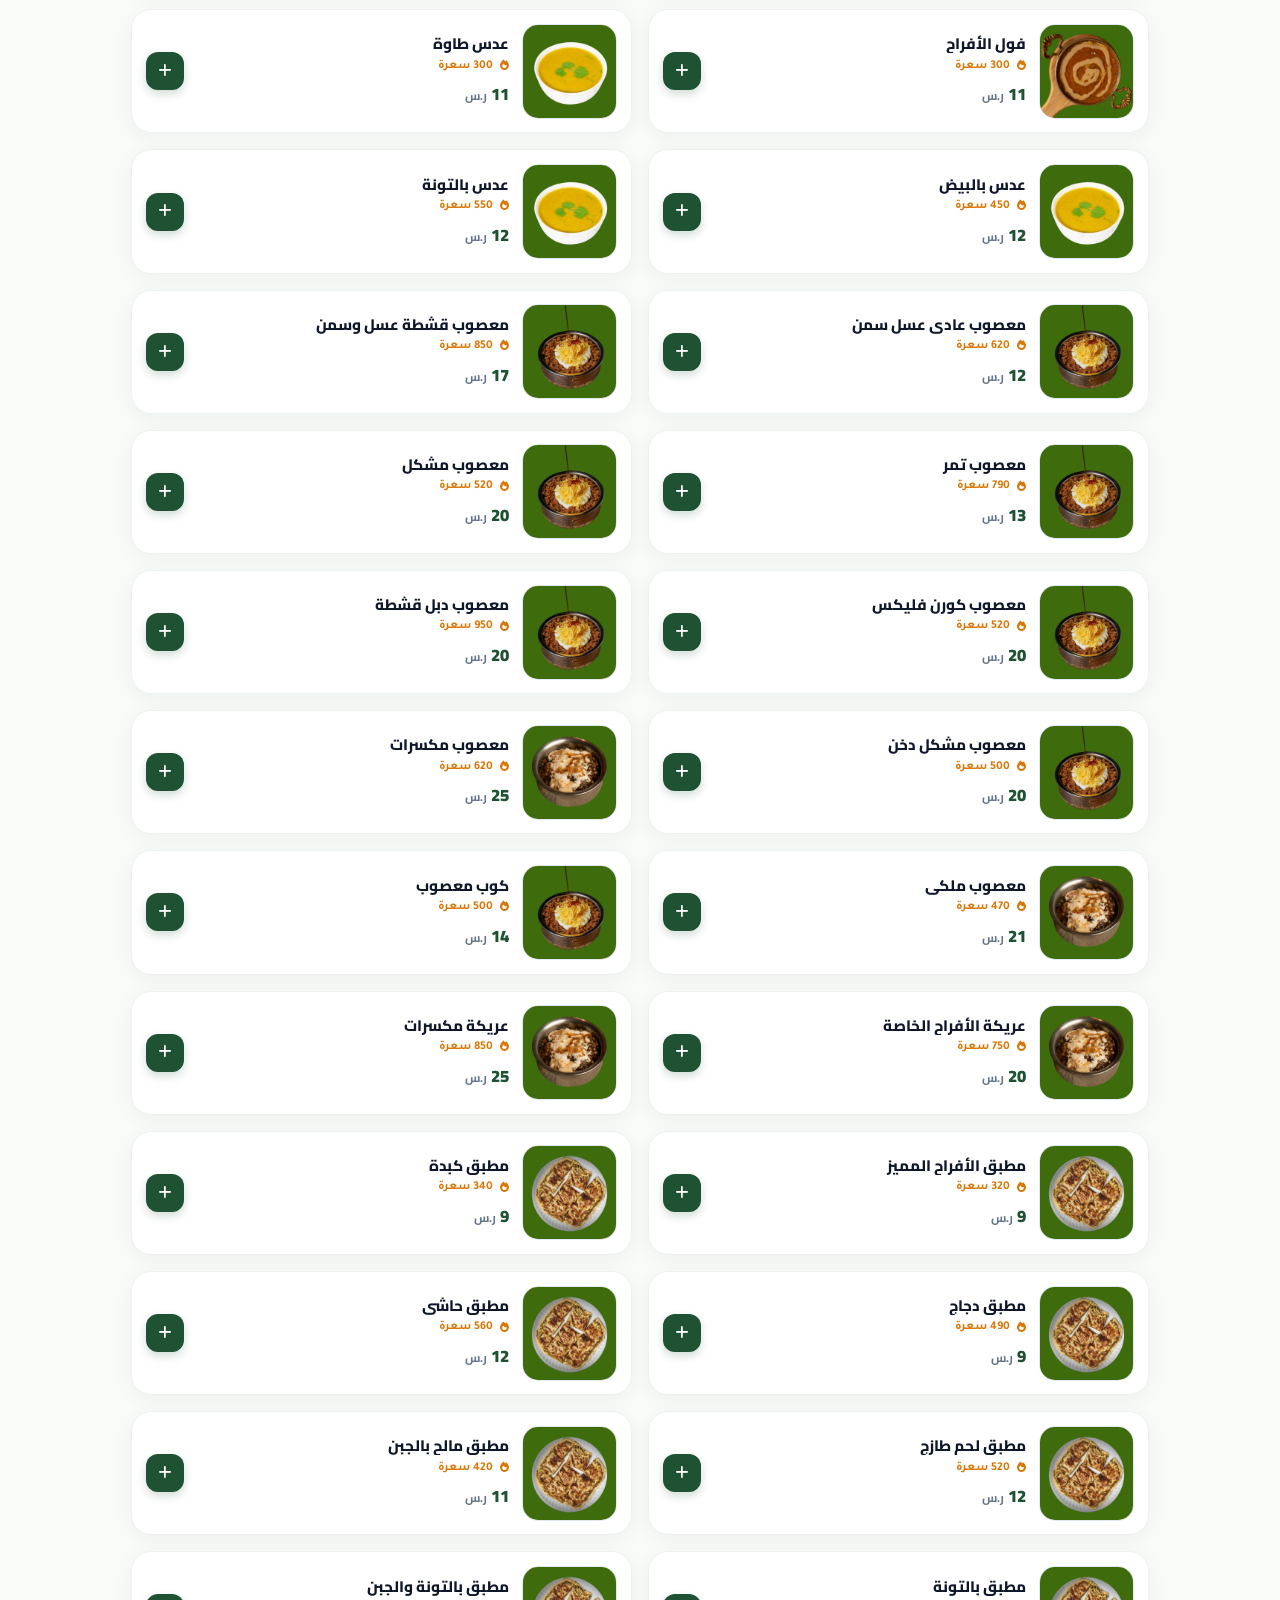
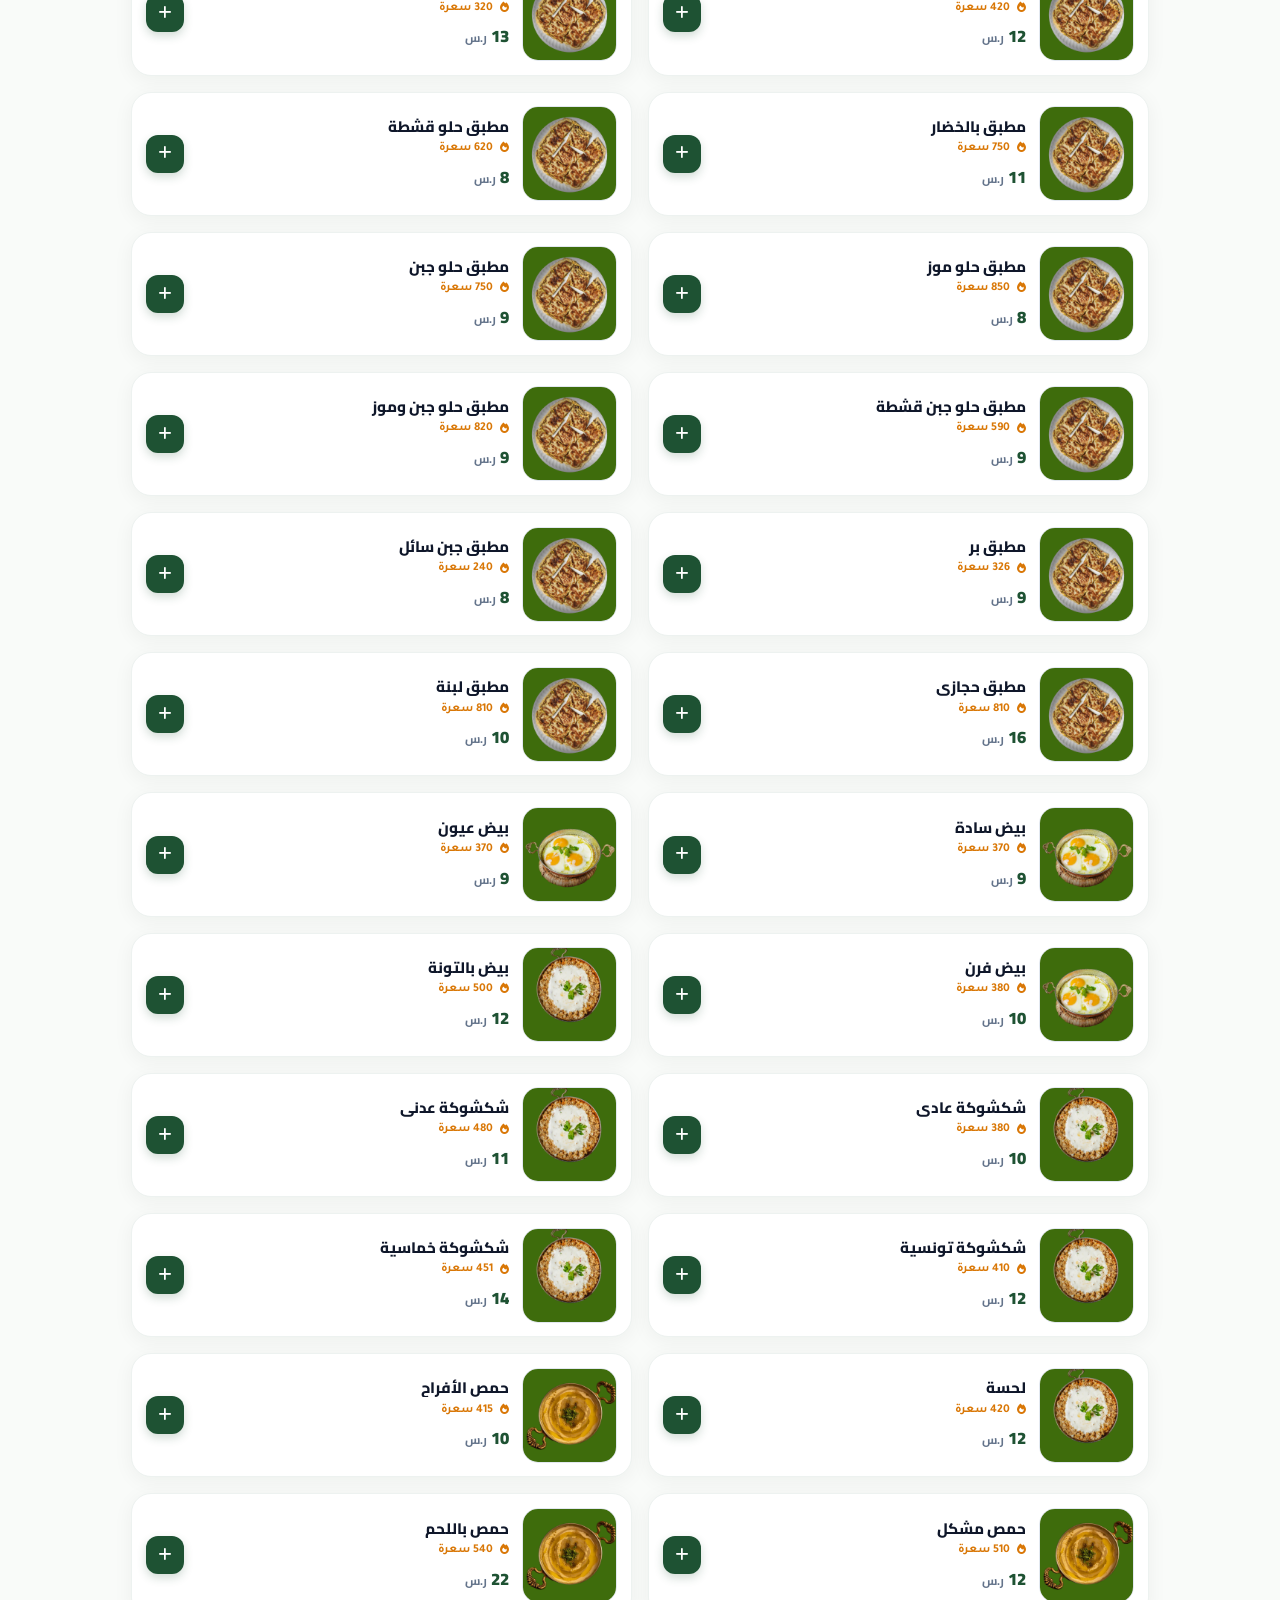
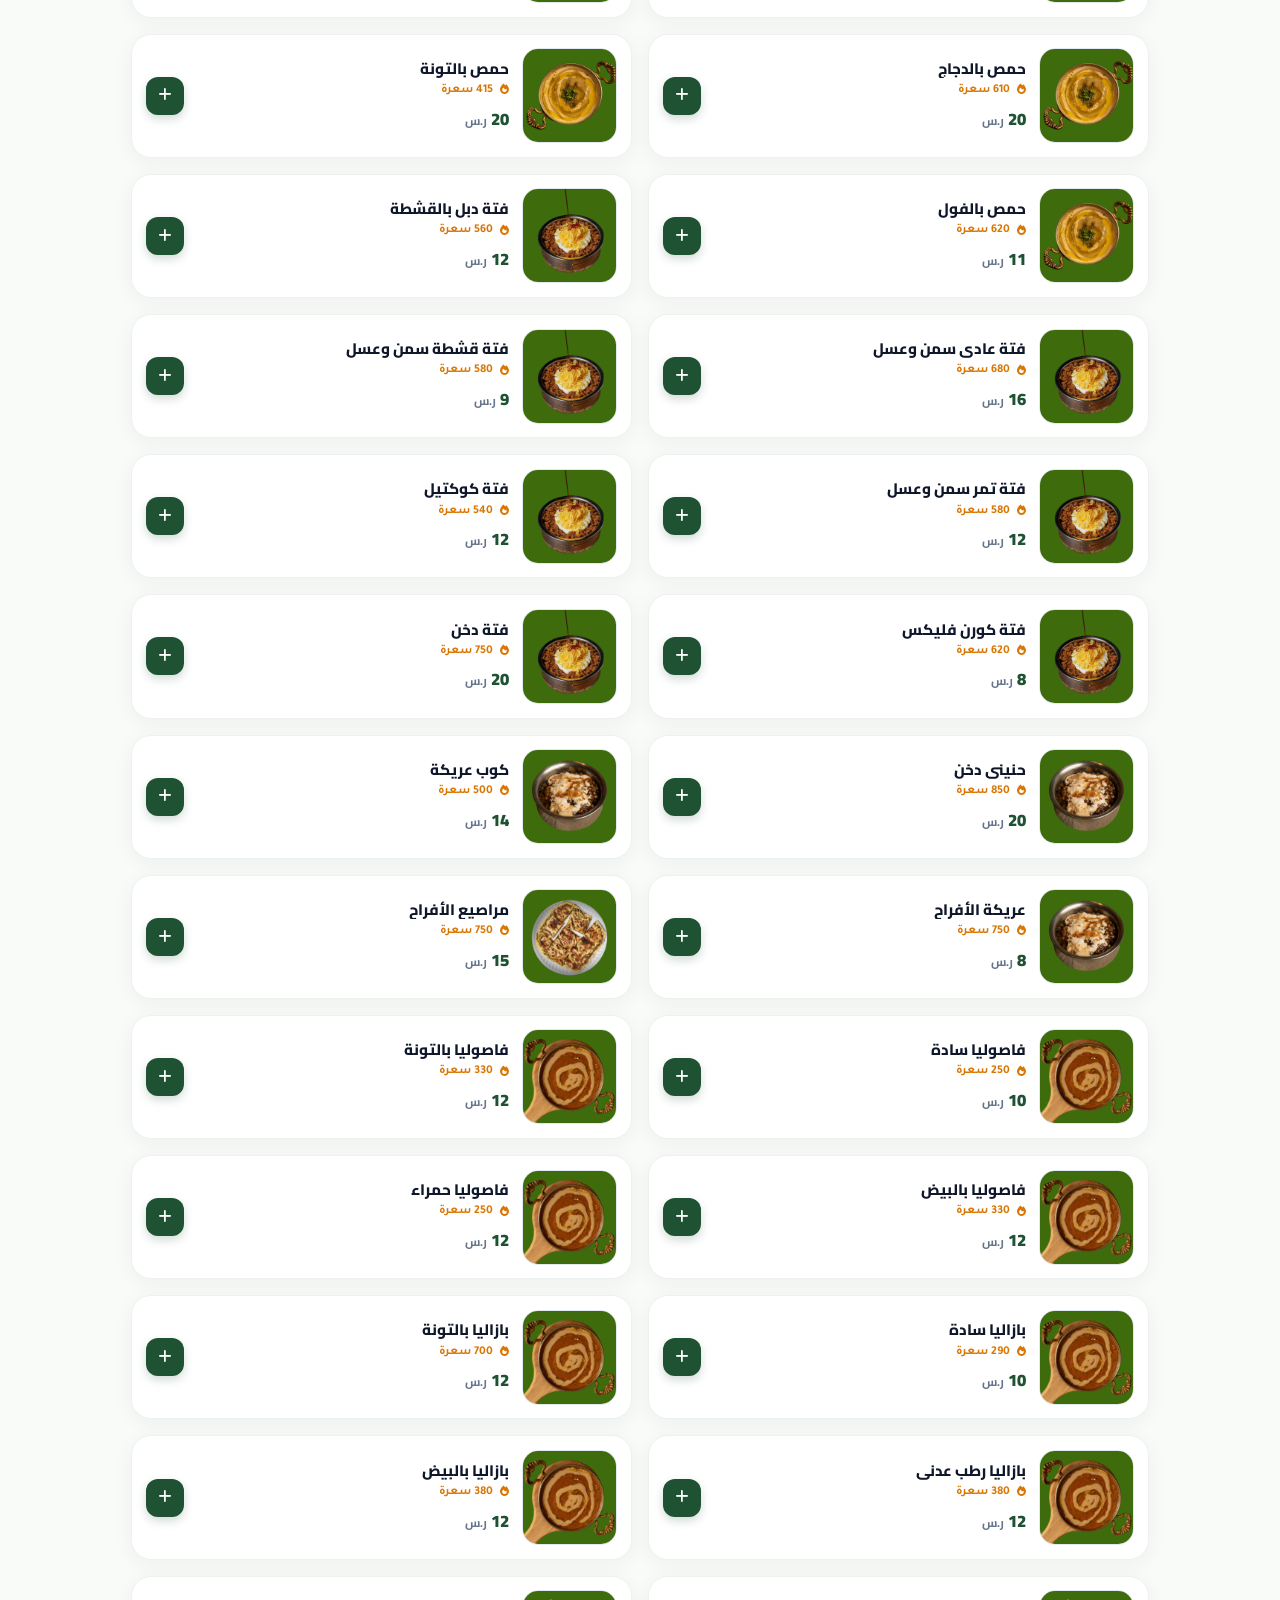
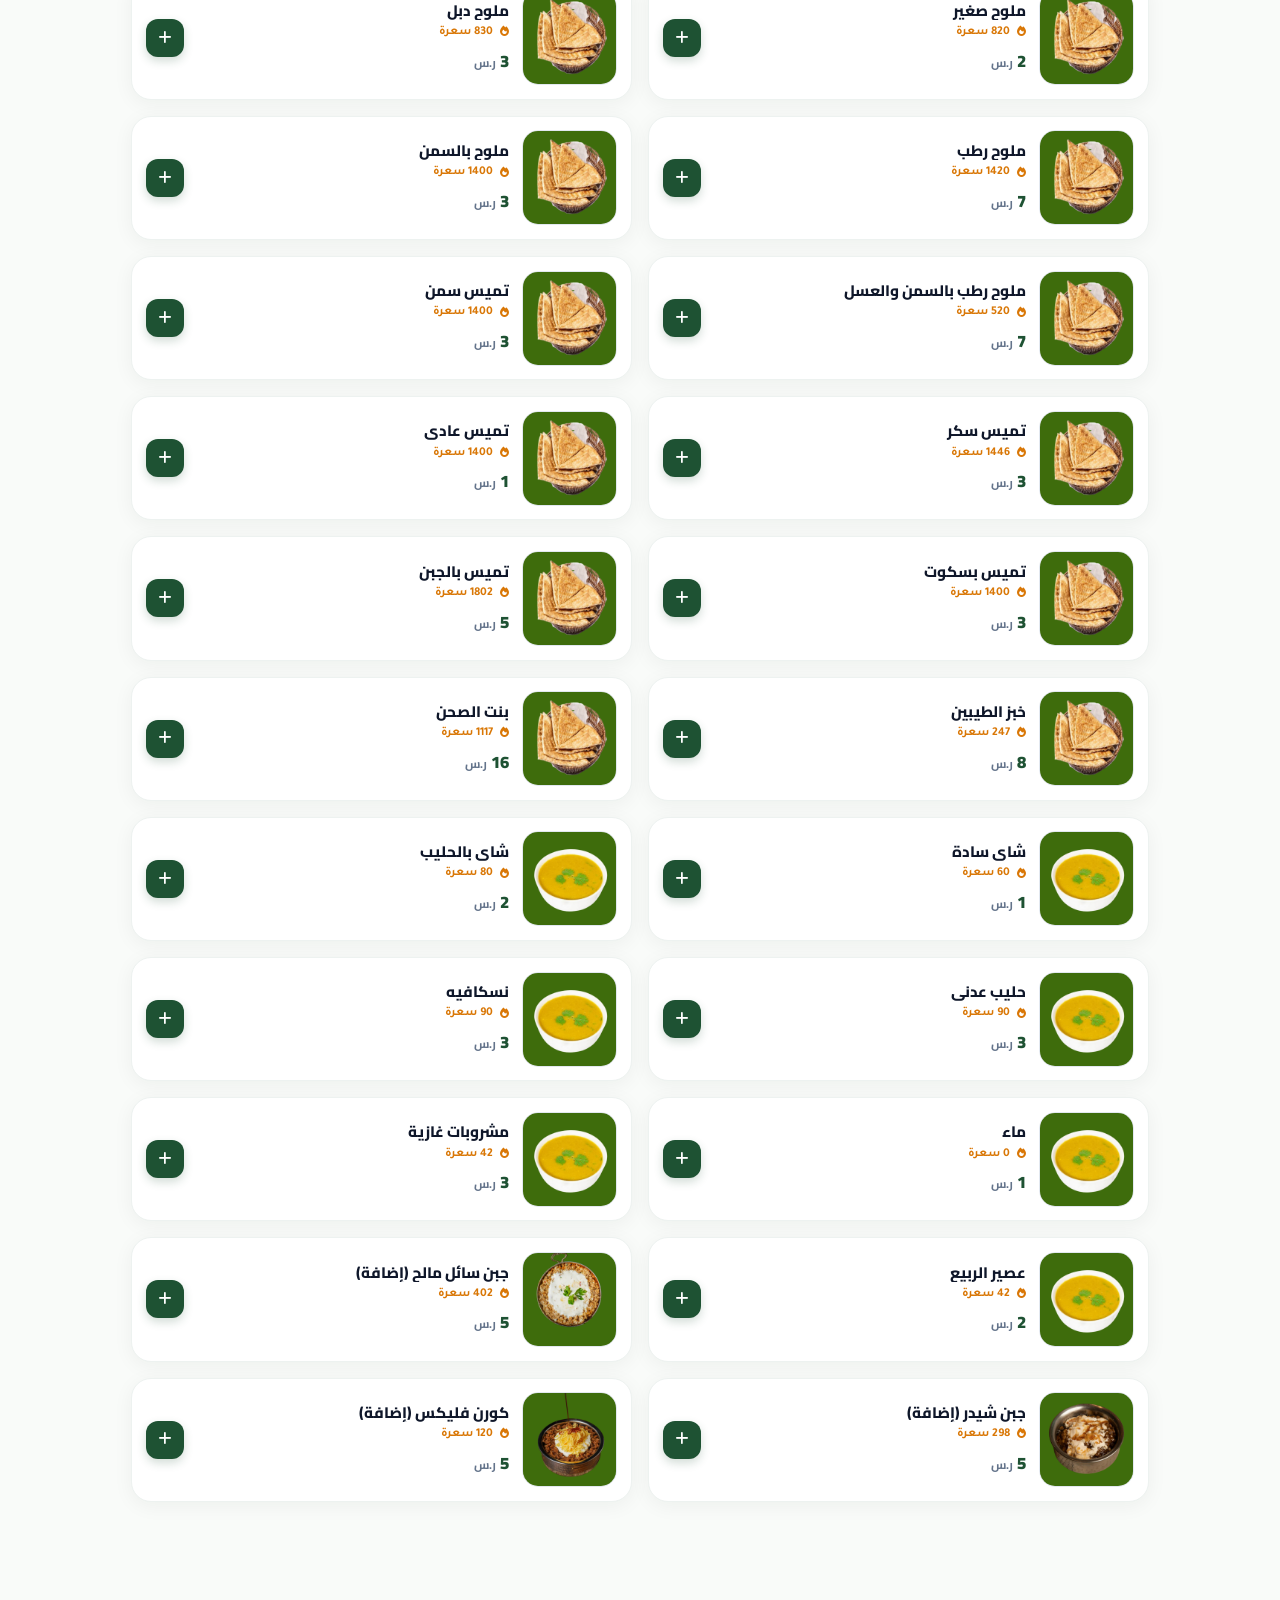
<file: menu.html>
<!DOCTYPE html>
<html lang="ar" dir="rtl">
<head>
    <meta charset="UTF-8">
    <meta name="viewport" content="width=device-width, initial-scale=1.0">

    <!-- ==================== 1. وسوم معاينة الواتساب وشبكات التواصل ==================== -->
    <meta itemprop="name" content="منيو فوال الأفراح | المنيو الرسمي والطلب المباشر بالرياض">
    <meta itemprop="description" content="تصفح قائمة طعام فوال الأفراح بالرياض: كبدة بلدي طازجة، فول جرة، معصوب، عريكة، ومخبوزات التنور. اطلب الآن مباشرة عبر الواتساب.">
    <meta itemprop="image" content="https://smallboatcompany.github.io/fwalalafrah/og-image.jpg">

    <meta property="og:type" content="restaurant.menu">
    <meta property="og:site_name" content="فوال الأفراح">
    <meta property="og:title" content="منيو فوال الأفراح | قائمة الطعام والطلب المباشر بالرياض">
    <meta property="og:description" content="تصفح منيو فوال الأفراح بالرياض: فول جرة، كبدة طازجة، معصوب، عريكة، ومخبوزات التنور الساخنة. اطلب الآن مباشرة عبر الواتساب.">
    <meta property="og:url" content="https://smallboatcompany.github.io/fwalalafrah/menu.html">
    <meta property="og:image" content="https://smallboatcompany.github.io/fwalalafrah/og-image.jpg">
    <meta property="og:image:secure_url" content="https://smallboatcompany.github.io/fwalalafrah/og-image.jpg">
    <meta property="og:image:type" content="image/jpeg">
    <meta property="og:image:width" content="1200">
    <meta property="og:image:height" content="630">
    <meta property="og:locale" content="ar_SA">

    <meta name="twitter:card" content="summary_large_image">
    <meta name="twitter:title" content="منيو فوال الأفراح | قائمة الطعام والطلب المباشر بالرياض">
    <meta name="twitter:description" content="تصفح قائمة الطعام واطلب وجبتك المفضلة من فوال الأفراح مباشرة عبر الواتساب.">
    <meta name="twitter:image" content="https://smallboatcompany.github.io/fwalalafrah/og-image.jpg">

    <!-- ==================== 2. تحسين محركات البحث SEO ==================== -->
    <title>منيو فوال الأفراح | قائمة الطعام والأسعار الرسمية بالرياض</title>
    <meta name="description" content="قائمة طعام وأسعار فوال الأفراح بالرياض: كبدة غنم بلدي، فول جرة حجازي، عريكة ملكية، معصوب قشطة، تميس ساخن ومطبق. اطلب الآن عبر الواتساب.">
    <meta name="keywords" content="منيو فوال الأفراح, اسعار فوال الأفراح, اكلات فوال الافراح, كبدة طازجة بالرياض, فول جرة, معصوب ملكي, عريكة فاخرة, تميس حار">
    <meta name="author" content="فوال الأفراح">
    <meta name="robots" content="index, follow, max-snippet:-1, max-image-preview:large">
    <link rel="canonical" href="https://smallboatcompany.github.io/fwalalafrah/menu.html">

    <!-- الأيقونات والخطوط -->
    <link rel="icon" type="image/png" sizes="32x32" href="favicon.png">
    <link rel="icon" type="image/png" sizes="16x16" href="favicon.png">
    <link rel="apple-touch-icon" sizes="180x180" href="apple-touch-icon.png">

    <link rel="preconnect" href="https://fonts.googleapis.com">
    <link rel="preconnect" href="https://fonts.gstatic.com" crossorigin>
    <link href="https://fonts.googleapis.com/css2?family=Cairo:wght@700;800;900&family=Tajawal:wght@400;500;700;800;900&display=swap" rel="stylesheet">
    <link rel="stylesheet" href="https://cdnjs.cloudflare.com/ajax/libs/font-awesome/6.5.1/css/all.min.css">

    <!-- ==================== التنسيقات الفائقة والسرعة (CSS) ==================== -->
    <style>
        :root {
            --primary: #1e5233;
            --primary-light: #2a6f46;
            --primary-dark: #10301d;
            --accent: #cfa24d;
            --accent-glow: rgba(207, 162, 77, 0.35);
            --bg-light: #f9fbf9;
            --text-main: #0f172a;
            --text-muted: #64748b;
            --card-shadow: 0 4px 20px rgba(16, 48, 29, 0.05);
            --card-shadow-hover: 0 12px 30px rgba(30, 82, 51, 0.12);
        }

        * { box-sizing: border-box; margin: 0; padding: 0; -webkit-tap-highlight-color: transparent; }
        html { scroll-behavior: smooth; }
        body {
            font-family: 'Tajawal', sans-serif;
            background-color: var(--bg-light);
            color: var(--text-main);
            line-height: 1.6;
            padding-top: 75px;
            padding-bottom: 120px;
            -webkit-font-smoothing: antialiased;
        }

        h1, h2, h3, h4, .brand-font { font-family: 'Cairo', sans-serif; line-height: 1.25; }
        a { text-decoration: none; color: inherit; }
        .container { width: 100%; max-width: 1050px; margin: 0 auto; padding: 0 1rem; }

        /* شريط التمرير العلوي المضيء */
        #scrollProgress {
            position: fixed; top: 0; left: 0; height: 3.5px; width: 0%;
            background: linear-gradient(90deg, var(--accent), #fef08a, var(--accent));
            z-index: 1002; transition: width 0.1s linear;
            box-shadow: 0 0 10px rgba(207, 162, 77, 0.8);
        }

        /* الهيدر */
        .site-header {
            position: fixed; top: 0; left: 0; right: 0; height: 75px;
            background-color: rgba(16, 48, 29, 0.96);
            backdrop-filter: blur(14px);
            -webkit-backdrop-filter: blur(14px);
            z-index: 1000;
            border-bottom: 1px solid rgba(207, 162, 77, 0.2);
            display: flex; align-items: center;
        }
        .nav-wrap { display: flex; justify-content: space-between; align-items: center; width: 100%; }
        .logo-img { height: 46px; width: auto; object-fit: contain; }

        .btn-nav-home {
            background-color: rgba(255,255,255,0.08); color: #fff;
            padding: 0.55rem 1.1rem; border-radius: 12px; font-weight: 800;
            font-size: 0.85rem; display: inline-flex; align-items: center; gap: 0.4rem;
            border: 1px solid rgba(255,255,255,0.15); transition: background-color 0.2s, transform 0.2s;
        }
        .btn-nav-home:hover { background-color: rgba(255,255,255,0.15); }
        .btn-nav-home:active { transform: scale(0.96); }

        /* شريط التحكم والبحث الذكي الثابت */
        .sticky-control-bar {
            position: sticky; top: 75px; z-index: 990;
            background: rgba(249, 251, 249, 0.96);
            backdrop-filter: blur(12px);
            -webkit-backdrop-filter: blur(12px);
            border-bottom: 1px solid #e2e8f0;
            padding: 0.75rem 0;
            box-shadow: 0 4px 20px rgba(0,0,0,0.03);
        }

        .search-box-wrap { position: relative; margin-bottom: 0.65rem; }
        .search-input {
            width: 100%; padding: 0.75rem 2.6rem 0.75rem 1rem;
            border-radius: 16px; border: 1.5px solid #e2e8f0;
            background-color: #ffffff; font-family: inherit; font-size: 0.88rem;
            font-weight: 600; color: var(--text-main); outline: none;
            transition: border-color 0.25s ease, box-shadow 0.25s ease;
        }
        .search-input:focus {
            border-color: var(--primary);
            box-shadow: 0 0 0 4px rgba(30, 82, 51, 0.1);
        }
        .search-icon {
            position: absolute; right: 1rem; top: 50%; transform: translateY(-50%);
            color: #94a3b8; font-size: 0.95rem; pointer-events: none;
        }

        .categories-scroll {
            display: flex; gap: 0.5rem; overflow-x: auto;
            padding-bottom: 0.25rem; scrollbar-width: none;
        }
        .categories-scroll::-webkit-scrollbar { display: none; }

        .cat-btn {
            padding: 0.5rem 1.1rem; border-radius: 50px;
            font-size: 0.82rem; font-weight: 800; font-family: inherit;
            background-color: #ffffff; color: #475569; border: 1px solid #e2e8f0;
            white-space: nowrap; cursor: pointer; transition: all 0.25s cubic-bezier(0.16, 1, 0.3, 1);
        }
        .cat-btn:active { transform: scale(0.95); }
        .cat-btn.active-cat {
            background-color: var(--primary) !important;
            color: #ffffff !important;
            border-color: var(--primary) !important;
            box-shadow: 0 4px 12px rgba(30, 82, 51, 0.25);
            transform: translateY(-1px);
        }

        /* بطاقات أطباق المنيو */
        .menu-grid {
            display: grid; grid-template-columns: 1fr;
            gap: 0.85rem; margin-top: 1rem;
        }
        @media (min-width: 640px) {
            .menu-grid { grid-template-columns: repeat(2, 1fr); gap: 1rem; }
        }

        .dish-card {
            background: #ffffff; border-radius: 20px;
            border: 1.5px solid #edf2f0; padding: 0.85rem;
            display: flex; align-items: center; justify-content: space-between; gap: 0.85rem;
            box-shadow: var(--card-shadow); position: relative; overflow: hidden;
            transition: transform 0.2s ease, border-color 0.2s ease, box-shadow 0.2s ease;
        }
        .dish-card:hover {
            border-color: var(--accent);
            transform: translateY(-3px);
            box-shadow: var(--card-shadow-hover);
        }

        .dish-img-wrap {
            position: relative; width: 85px; height: 85px;
            border-radius: 16px; overflow: hidden; flex-shrink: 0;
            background-color: #f1f5f9; border: 1px solid #e2e8f0;
        }
        @media (min-width: 480px) {
            .dish-img-wrap { width: 95px; height: 95px; }
        }
        .dish-img {
            width: 100%; height: 100%; object-fit: cover; display: block;
        }

        .dish-info { flex: 1; min-width: 0; }
        .dish-title {
            font-size: 0.95rem; font-weight: 800; color: #0f172a;
            white-space: nowrap; overflow: hidden; text-overflow: ellipsis; margin-bottom: 0.2rem;
        }
        .dish-meta {
            display: flex; align-items: center; gap: 0.4rem; font-size: 0.75rem;
            color: #d97706; font-weight: 700; margin-bottom: 0.35rem;
        }
        .dish-price {
            font-size: 1.05rem; font-weight: 900; color: var(--primary);
            font-family: 'Cairo', sans-serif;
        }
        .dish-price span { font-size: 0.75rem; font-weight: 700; color: #64748b; }

        /* أزرار الإضافة والتعديل */
        .dish-actions {
            flex-shrink: 0; display: flex; flex-direction: column; align-items: flex-end; justify-content: center;
        }

        .btn-add-initial {
            background-color: var(--primary); color: #fff;
            width: 38px; height: 38px; border-radius: 12px;
            border: none; cursor: pointer; display: flex; align-items: center; justify-content: center;
            font-size: 0.9rem; font-weight: 800; box-shadow: 0 4px 10px rgba(30, 82, 51, 0.2);
            transition: transform 0.15s ease, background-color 0.15s ease;
        }
        .btn-add-initial:active { transform: scale(0.88); }
        .btn-add-initial:hover { background-color: var(--primary-light); }

        .qty-stepper {
            display: none; align-items: center; gap: 0.35rem;
            background-color: #f1f5f9; padding: 0.25rem; border-radius: 12px;
            border: 1px solid #e2e8f0;
        }
        .qty-stepper.active-stepper { display: inline-flex; }

        .btn-step {
            width: 28px; height: 28px; border-radius: 8px; border: none;
            cursor: pointer; display: flex; align-items: center; justify-content: center;
            font-size: 0.8rem; font-weight: 900; transition: all 0.15s ease;
        }
        .btn-step:active { transform: scale(0.85); }
        .btn-step-minus { background-color: #fee2e2; color: #dc2626; }
        .btn-step-plus { background-color: var(--primary); color: #ffffff; }
        .step-count {
            font-weight: 900; font-size: 0.88rem; min-width: 18px; text-align: center; color: #0f172a;
        }

        /* سلة الطلبات العائمة */
        #cartBar {
            position: fixed; bottom: 1.25rem; left: 1rem; right: 1rem;
            max-width: 440px; margin: 0 auto;
            background: linear-gradient(135deg, var(--primary-dark) 0%, #174229 100%);
            color: #fff; border-radius: 50px; padding: 0.65rem 0.9rem 0.65rem 1.25rem;
            display: flex; justify-content: space-between; align-items: center;
            box-shadow: 0 15px 35px rgba(16, 48, 29, 0.45), 0 0 0 1.5px rgba(207, 162, 77, 0.4);
            z-index: 995;
            transform: translateY(180%);
            opacity: 0; pointer-events: none;
            transition: transform 0.35s cubic-bezier(0.175, 0.885, 0.32, 1.275), opacity 0.3s ease;
        }
        #cartBar.show { transform: translateY(0); opacity: 1; pointer-events: auto; }

        .cart-bar-info { display: flex; align-items: center; gap: 0.85rem; }
        
        .cart-badge-icon {
            position: relative; width: 44px; height: 44px;
            background: rgba(255,255,255,0.12); border-radius: 14px;
            display: flex; align-items: center; justify-content: center; font-size: 1.2rem;
            color: var(--accent); border: 1.5px solid rgba(207, 162, 77, 0.3);
            flex-shrink: 0;
        }
        .cart-badge-num {
            position: absolute; -top: 6px; -right: 6px;
            background-color: #ef4444; color: #fff; font-size: 0.72rem; font-weight: 900;
            min-width: 22px; height: 22px; padding: 0 4px; border-radius: 50px;
            display: flex; align-items: center; justify-content: center;
            border: 2px solid #ffffff; box-shadow: 0 2px 8px rgba(0,0,0,0.35);
            font-family: 'Cairo', sans-serif; line-height: 1;
        }

        .btn-view-cart {
            background: linear-gradient(135deg, var(--accent) 0%, #b88d3b 100%);
            color: #fff; font-weight: 900; font-size: 0.88rem; padding: 0.7rem 1.35rem;
            border-radius: 50px; border: none; cursor: pointer;
            display: inline-flex; align-items: center; gap: 0.45rem;
            box-shadow: 0 4px 15px rgba(207, 162, 77, 0.4);
            transition: transform 0.15s ease;
            flex-shrink: 0;
        }
        .btn-view-cart:active { transform: scale(0.94); }

        /* نافذة السلة السفلية */
        #cartModal {
            position: fixed; inset: 0; z-index: 1050;
            background-color: rgba(14, 43, 26, 0.65);
            backdrop-filter: blur(8px);
            -webkit-backdrop-filter: blur(8px);
            display: flex; align-items: flex-end; justify-content: center;
            opacity: 0; pointer-events: none;
            transition: opacity 0.3s ease;
        }
        @media (min-width: 640px) {
            #cartModal { align-items: center; padding: 1.5rem; }
        }
        #cartModal.open { opacity: 1; pointer-events: auto; }

        .modal-sheet {
            background: #fff; width: 100%; max-width: 460px;
            border-radius: 28px 28px 0 0; max-height: 88vh;
            display: flex; flex-direction: column; overflow: hidden;
            box-shadow: 0 -10px 40px rgba(0,0,0,0.25);
            transform: translateY(100%);
            transition: transform 0.35s cubic-bezier(0.16, 1, 0.3, 1);
        }
        @media (min-width: 640px) {
            .modal-sheet { border-radius: 24px; transform: scale(0.95) translateY(20px); }
        }
        #cartModal.open .modal-sheet { transform: translateY(0) scale(1); }

        .modal-header {
            background: linear-gradient(135deg, var(--primary-dark) 0%, var(--primary) 100%);
            color: #fff; padding: 1.25rem 1.5rem; display: flex; justify-content: space-between; align-items: center;
            border-bottom: 1px solid rgba(207, 162, 77, 0.3);
        }
        .btn-close-modal {
            background: rgba(255,255,255,0.15); border: none; color: white;
            width: 32px; height: 32px; border-radius: 50%; cursor: pointer;
            display: flex; align-items: center; justify-content: center; font-size: 0.95rem;
        }

        .modal-items-list {
            padding: 1.25rem 1.5rem; overflow-y: auto; flex: 1; display: flex; flex-direction: column; gap: 0.75rem;
        }
        .cart-item-row {
            background-color: #f8fafc; border: 1px solid #e2e8f0;
            padding: 0.75rem 1rem; border-radius: 16px; display: flex;
            justify-content: space-between; align-items: center; gap: 0.75rem;
        }

        .modal-footer {
            background-color: #f8fafc; border-top: 1px solid #e2e8f0; padding: 1.25rem 1.5rem;
        }

        .branch-select-title {
            display: flex; align-items: center; justify-content: space-between;
            font-size: 0.85rem; font-weight: 800; color: #1e293b; margin-bottom: 0.6rem;
        }
        .branches-radio-grid {
            display: grid; grid-template-columns: 1fr; gap: 0.5rem; margin-bottom: 1.25rem;
        }

        .branch-choice-card {
            border: 2px solid #e2e8f0; background: #ffffff; padding: 0.75rem 1rem;
            border-radius: 16px; display: flex; align-items: center; justify-content: space-between;
            cursor: pointer; transition: all 0.2s ease;
        }
        .branch-choice-card:hover { border-color: #cbd5e1; background-color: #f8fafc; }
        .branch-choice-card.selected-branch {
            border-color: #22c55e !important;
            background-color: #f0fdf4 !important;
            box-shadow: 0 4px 15px rgba(34, 197, 94, 0.15);
        }

        .branch-choice-info { display: flex; align-items: center; gap: 0.65rem; }
        .branch-choice-icon {
            width: 34px; height: 34px; border-radius: 10px;
            background-color: #e2e8f0; color: #475569; display: flex;
            align-items: center; justify-content: center; font-size: 0.9rem;
            transition: all 0.2s;
        }
        .selected-branch .branch-choice-icon { background-color: #22c55e; color: #ffffff; }

        .branch-choice-check {
            width: 22px; height: 22px; border-radius: 50%;
            border: 2px solid #cbd5e1; display: flex; align-items: center;
            justify-content: center; font-size: 0.7rem; color: transparent;
            transition: all 0.2s;
        }
        .selected-branch .branch-choice-check {
            border-color: #22c55e; background-color: #22c55e; color: #ffffff;
        }

        .btn-send-whatsapp {
            background: linear-gradient(135deg, #16a34a 0%, #15803d 100%);
            color: #fff; font-weight: 900; font-size: 0.95rem; padding: 0.95rem;
            border-radius: 16px; border: none; cursor: pointer; width: 100%;
            display: flex; align-items: center; justify-content: center; gap: 0.6rem;
            box-shadow: 0 8px 25px rgba(22, 163, 74, 0.35);
            transition: transform 0.2s ease;
        }
        .btn-send-whatsapp:active { transform: scale(0.97); }

        .empty-results {
            text-align: center; padding: 3.5rem 1rem; background: #fff;
            border-radius: 24px; border: 1px solid #e2e8f0;
        }
        .empty-results i { font-size: 2.5rem; color: #cbd5e1; margin-bottom: 0.5rem; }
    </style>

    <!-- ==================== بيانات Schema المتقدمة لسحب صور وأسعار الأطباق في قوقل ==================== -->
    <script type="application/ld+json">
    {
      "@context": "https://schema.org",
      "@type": "Menu",
      "name": "قائمة طعام فوال الأفراح بالرياض",
      "mainEntityOfPage": "https://smallboatcompany.github.io/fwalalafrah/menu.html",
      "inLanguage": "ar",
      "hasMenuSection": [
        {
          "@type": "MenuSection",
          "name": "كبدة ومقلقل",
          "hasMenuItem": [
            {
              "@type": "MenuItem",
              "name": "كبدة غنم طازج",
              "image": "https://smallboatcompany.github.io/fwalalafrah/images/kebdah.png",
              "offers": { "@type": "Offer", "price": "22.00", "priceCurrency": "SAR" }
            },
            {
              "@type": "MenuItem",
              "name": "مقلقل لحم",
              "image": "https://smallboatcompany.github.io/fwalalafrah/images/moqalaqal.png",
              "offers": { "@type": "Offer", "price": "22.00", "priceCurrency": "SAR" }
            }
          ]
        },
        {
          "@type": "MenuSection",
          "name": "فول وعدس",
          "hasMenuItem": [
            {
              "@type": "MenuItem",
              "name": "فول قلابة سمن وزيت",
              "image": "https://smallboatcompany.github.io/fwalalafrah/images/foul-qallaba.png",
              "offers": { "@type": "Offer", "price": "9.00", "priceCurrency": "SAR" }
            },
            {
              "@type": "MenuItem",
              "name": "عدس طاوة",
              "image": "https://smallboatcompany.github.io/fwalalafrah/images/adas.png",
              "offers": { "@type": "Offer", "price": "11.00", "priceCurrency": "SAR" }
            }
          ]
        },
        {
          "@type": "MenuSection",
          "name": "معصوب وعريكة",
          "hasMenuItem": [
            {
              "@type": "MenuItem",
              "name": "عريكة الأفراح الملكية",
              "image": "https://smallboatcompany.github.io/fwalalafrah/images/areeka-royal.png",
              "offers": { "@type": "Offer", "price": "20.00", "priceCurrency": "SAR" }
            },
            {
              "@type": "MenuItem",
              "name": "معصوب قشطة عسل وسمن",
              "image": "https://smallboatcompany.github.io/fwalalafrah/images/masoub.png",
              "offers": { "@type": "Offer", "price": "17.00", "priceCurrency": "SAR" }
            }
          ]
        },
        {
          "@type": "MenuSection",
          "name": "مخبوزات وتميس",
          "hasMenuItem": [
            {
              "@type": "MenuItem",
              "name": "تميس بسكوت وتنور",
              "image": "https://smallboatcompany.github.io/fwalalafrah/images/tamees.png",
              "offers": { "@type": "Offer", "price": "3.00", "priceCurrency": "SAR" }
            }
          ]
        }
      ]
    }
    </script>
</head>
<body>

    <div id="scrollProgress"></div>

    <header class="site-header">
        <div class="container">
            <div class="nav-wrap">
                <a href="index.html" class="flex items-center" aria-label="الرئيسية">
                    <img src="logo.png" alt="شعار فوال الأفراح" class="logo-img">
                </a>
                <a href="index.html" class="btn-nav-home">
                    <i class="fa-solid fa-arrow-right"></i> الرئيسية
                </a>
            </div>
        </div>
    </header>

    <section class="sticky-control-bar">
        <div class="container">
            <div class="search-box-wrap">
                <input type="text" id="searchInput" oninput="renderMenu()" placeholder="ابحث عن طبقك المفضّل (كبدة، فول جرة، معصوب ملكي، تميس...)" class="search-input">
                <i class="fa-solid fa-magnifying-glass search-icon"></i>
            </div>

            <div class="categories-scroll">
                <button onclick="setCategory('all', this)" class="cat-btn active-cat">الكل</button>
                <button onclick="setCategory('mains', this)" class="cat-btn">كبدة ومقلقل</button>
                <button onclick="setCategory('foul', this)" class="cat-btn">فول وعدس</button>
                <button onclick="setCategory('masoub', this)" class="cat-btn">معصوب وعريكة</button>
                <button onclick="setCategory('mutabbaq', this)" class="cat-btn">مطبّق</button>
                <button onclick="setCategory('eggs', this)" class="cat-btn">بيض وحمص</button>
                <button onclick="setCategory('fatteh', this)" class="cat-btn">فتات ومراصيع</button>
                <button onclick="setCategory('beans', this)" class="cat-btn">فاصوليا وبازاليا</button>
                <button onclick="setCategory('bread', this)" class="cat-btn">خبز وتميس</button>
                <button onclick="setCategory('drinks', this)" class="cat-btn">مشروبات وإضافات</button>
            </div>
        </div>
    </section>

    <main class="container">
        <div class="menu-grid" id="menuGrid"></div>
    </main>

    <div id="cartBar">
        <div class="cart-bar-info">
            <div class="cart-badge-icon">
                <i class="fa-solid fa-basket-shopping"></i>
                <span id="cartCount" class="cart-badge-num">0</span>
            </div>
            <div>
                <p style="font-size: 0.72rem; color: #a7f3d0; font-weight: 700; line-height: 1;">إجمالي الطلب:</p>
                <p style="font-size: 1.15rem; font-weight: 900; font-family:'Cairo'; line-height: 1.2; margin-top: 2px;">
                    <span id="cartTotal">0</span> <span style="font-size:0.75rem; font-weight:700;">ر.س</span>
                </p>
            </div>
        </div>
        <button onclick="openCartModal()" class="btn-view-cart">
            مراجعة الطلب <i class="fa-solid fa-arrow-left" style="font-size: 0.8rem;"></i>
        </button>
    </div>

    <div id="cartModal">
        <div class="modal-sheet">
            <div class="modal-header">
                <h2 style="font-size: 1.05rem; font-weight: 900; display:flex; align-items:center; gap:0.5rem;">
                    <i class="fa-solid fa-cart-shopping" style="color:var(--accent);"></i> تفاصيل طلبك
                </h2>
                <button onclick="closeCartModal()" class="btn-close-modal" aria-label="إغلاق">
                    <i class="fa-solid fa-xmark"></i>
                </button>
            </div>

            <div class="modal-items-list" id="cartItemsList"></div>

            <div class="modal-footer">
                <div class="branch-select-title">
                    <span><i class="fa-solid fa-location-dot" style="color:var(--accent); margin-left: 4px;"></i> استلام الطلب من الفرع:</span>
                    <span style="font-size:0.75rem; color:#16a34a; font-weight:800;">(اختر الأقرب لك)</span>
                </div>

                <div class="branches-radio-grid">
                    <div class="branch-choice-card selected-branch" onclick="selectBranch('0533508148', this)">
                        <div class="branch-choice-info">
                            <div class="branch-choice-icon"><i class="fa-solid fa-store"></i></div>
                            <div>
                                <p style="font-weight: 800; font-size: 0.85rem; color: #0f172a;">فرع حي الروضة</p>
                                <p style="font-size: 0.72rem; color: #64748b;">واتساب: 0533508148</p>
                            </div>
                        </div>
                        <div class="branch-choice-check"><i class="fa-solid fa-check"></i></div>
                    </div>

                    <div class="branch-choice-card" onclick="selectBranch('0550907600', this)">
                        <div class="branch-choice-info">
                            <div class="branch-choice-icon"><i class="fa-solid fa-store"></i></div>
                            <div>
                                <p style="font-weight: 800; font-size: 0.85rem; color: #0f172a;">فرع حي المونسية</p>
                                <p style="font-size: 0.72rem; color: #64748b;">واتساب: 0550907600</p>
                            </div>
                        </div>
                        <div class="branch-choice-check"><i class="fa-solid fa-check"></i></div>
                    </div>

                    <div class="branch-choice-card" onclick="selectBranch('0583993468', this)">
                        <div class="branch-choice-info">
                            <div class="branch-choice-icon"><i class="fa-solid fa-store"></i></div>
                            <div>
                                <p style="font-weight: 800; font-size: 0.85rem; color: #0f172a;">فرع حي القادسية</p>
                                <p style="font-size: 0.72rem; color: #64748b;">واتساب: 0583993468</p>
                            </div>
                        </div>
                        <div class="branch-choice-check"><i class="fa-solid fa-check"></i></div>
                    </div>
                </div>

                <input type="hidden" id="selectedBranchPhone" value="0533508148">

                <button onclick="sendOrderToWhatsApp()" class="btn-send-whatsapp">
                    <i class="fa-brands fa-whatsapp" style="font-size: 1.25rem;"></i> إرسال الطلب المباشر للواتساب
                </button>
            </div>
        </div>
    </div>

    <!-- مصفوفة الأصناف المحدثة بالصور المرفوعة -->
    <script>
        const menuData = [
            // --- كبدة ومقلقل ---
            { id: 27, name: 'كبدة غنم طازج', price: 22, cal: 350, cat: 'mains', img: 'images/kebdah.png' },
            { id: 28, name: 'كبدة غنم مبرد', price: 20, cal: 350, cat: 'mains', img: 'images/kebdah.png' },
            { id: 29, name: 'كبدة حاشي طازج', price: 22, cal: 310, cat: 'mains', img: 'images/kebdah.png' },
            { id: 30, name: 'كبدة حاشي مبرد', price: 20, cal: 350, cat: 'mains', img: 'images/kebdah.png' },
            { id: 31, name: 'مقلقل لحم', price: 22, cal: 410, cat: 'mains', img: 'images/moqalaqal.png' },
            { id: 32, name: 'مقلقل دجاج', price: 20, cal: 350, cat: 'mains', img: 'images/moqalaqal.png' },
            { id: 33, name: 'تقاطيع', price: 22, cal: 480, cat: 'mains', img: 'images/moqalaqal.png' },
            { id: 34, name: 'تونة سادة', price: 12, cal: 450, cat: 'mains', img: 'images/lahsa.png' },
            { id: 35, name: 'عقدة', price: 15, cal: 436, cat: 'mains', img: 'images/moqalaqal.png' },
            { id: 36, name: 'سلتة', price: 15, cal: 436, cat: 'mains', img: 'images/moqalaqal.png' },
            { id: 37, name: 'سلطة الأفراح', price: 10, cal: 510, cat: 'mains', img: 'images/moqalaqal.png' },
            { id: 38, name: 'مجموعة', price: 15, cal: 600, cat: 'mains', img: 'images/moqalaqal.png' },
            { id: 39, name: 'مجموعة الأفراح', price: 17, cal: 600, cat: 'mains', img: 'images/moqalaqal.png' },

            // --- فول وعدس ---
            { id: 1, name: 'فول جرة سمن وزيت', price: 9, cal: 320, cat: 'foul', img: 'images/foul-qallaba.png' },
            { id: 2, name: 'فول قلابة سمن وزيت', price: 9, cal: 340, cat: 'foul', img: 'images/foul-qallaba.png' },
            { id: 3, name: 'فول طاوة', price: 11, cal: 490, cat: 'foul', img: 'images/foul-qallaba.png' },
            { id: 4, name: 'فول بيض صنعاني', price: 12, cal: 560, cat: 'foul', img: 'images/foul-qallaba.png' },
            { id: 5, name: 'فول بالحجر', price: 12, cal: 420, cat: 'foul', img: 'images/foul-qallaba.png' },
            { id: 6, name: 'فول بالتونة', price: 13, cal: 420, cat: 'foul', img: 'images/foul-qallaba.png' },
            { id: 7, name: 'فول مشكل', price: 11, cal: 320, cat: 'foul', img: 'images/foul-qallaba.png' },
            { id: 8, name: 'فول الأفراح', price: 11, cal: 300, cat: 'foul', img: 'images/foul-qallaba.png' },
            { id: 9, name: 'عدس طاوة', price: 11, cal: 300, cat: 'foul', img: 'images/adas.png' },
            { id: 10, name: 'عدس بالبيض', price: 12, cal: 450, cat: 'foul', img: 'images/adas.png' },
            { id: 11, name: 'عدس بالتونة', price: 12, cal: 550, cat: 'foul', img: 'images/adas.png' },

            // --- معصوب وعريكة ---
            { id: 58, name: 'معصوب عادي عسل سمن', price: 12, cal: 620, cat: 'masoub', img: 'images/masoub.png' },
            { id: 59, name: 'معصوب قشطة عسل وسمن', price: 17, cal: 850, cat: 'masoub', img: 'images/masoub.png' },
            { id: 60, name: 'معصوب تمر', price: 13, cal: 790, cat: 'masoub', img: 'images/masoub.png' },
            { id: 61, name: 'معصوب مشكل', price: 20, cal: 520, cat: 'masoub', img: 'images/masoub.png' },
            { id: 62, name: 'معصوب كورن فليكس', price: 20, cal: 520, cat: 'masoub', img: 'images/masoub.png' },
            { id: 63, name: 'معصوب دبل قشطة', price: 20, cal: 950, cat: 'masoub', img: 'images/masoub.png' },
            { id: 64, name: 'معصوب مشكل دخن', price: 20, cal: 500, cat: 'masoub', img: 'images/masoub.png' },
            { id: 65, name: 'معصوب مكسرات', price: 25, cal: 620, cat: 'masoub', img: 'images/areeka-royal.png' },
            { id: 66, name: 'معصوب ملكي', price: 21, cal: 470, cat: 'masoub', img: 'images/areeka-royal.png' },
            { id: 67, name: 'كوب معصوب', price: 14, cal: 500, cat: 'masoub', img: 'images/masoub.png' },
            { id: 68, name: 'عريكة الأفراح الخاصة', price: 20, cal: 750, cat: 'masoub', img: 'images/areeka-royal.png' },
            { id: 69, name: 'عريكة مكسرات', price: 25, cal: 850, cat: 'masoub', img: 'images/areeka-royal.png' },

            // --- مطبق ---
            { id: 40, name: 'مطبق الأفراح المميز', price: 9, cal: 320, cat: 'mutabbaq', img: 'images/mutabbaq.png' },
            { id: 41, name: 'مطبق كبدة', price: 9, cal: 340, cat: 'mutabbaq', img: 'images/mutabbaq.png' },
            { id: 42, name: 'مطبق دجاج', price: 9, cal: 490, cat: 'mutabbaq', img: 'images/mutabbaq.png' },
            { id: 43, name: 'مطبق حاشي', price: 12, cal: 560, cat: 'mutabbaq', img: 'images/mutabbaq.png' },
            { id: 44, name: 'مطبق لحم طازج', price: 12, cal: 520, cat: 'mutabbaq', img: 'images/mutabbaq.png' },
            { id: 45, name: 'مطبق مالح بالجبن', price: 11, cal: 420, cat: 'mutabbaq', img: 'images/mutabbaq.png' },
            { id: 46, name: 'مطبق بالتونة', price: 12, cal: 420, cat: 'mutabbaq', img: 'images/mutabbaq.png' },
            { id: 47, name: 'مطبق بالتونة والجبن', price: 13, cal: 320, cat: 'mutabbaq', img: 'images/mutabbaq.png' },
            { id: 48, name: 'مطبق بالخضار', price: 11, cal: 750, cat: 'mutabbaq', img: 'images/mutabbaq.png' },
            { id: 49, name: 'مطبق حلو قشطة', price: 8, cal: 620, cat: 'mutabbaq', img: 'images/mutabbaq.png' },
            { id: 50, name: 'مطبق حلو موز', price: 8, cal: 850, cat: 'mutabbaq', img: 'images/mutabbaq.png' },
            { id: 51, name: 'مطبق حلو جبن', price: 9, cal: 750, cat: 'mutabbaq', img: 'images/mutabbaq.png' },
            { id: 52, name: 'مطبق حلو جبن قشطة', price: 9, cal: 590, cat: 'mutabbaq', img: 'images/mutabbaq.png' },
            { id: 53, name: 'مطبق حلو جبن وموز', price: 9, cal: 820, cat: 'mutabbaq', img: 'images/mutabbaq.png' },
            { id: 54, name: 'مطبق بر', price: 9, cal: 326, cat: 'mutabbaq', img: 'images/mutabbaq.png' },
            { id: 55, name: 'مطبق جبن سائل', price: 8, cal: 240, cat: 'mutabbaq', img: 'images/mutabbaq.png' },
            { id: 56, name: 'مطبق حجازي', price: 16, cal: 810, cat: 'mutabbaq', img: 'images/mutabbaq.png' },
            { id: 57, name: 'مطبق لبنة', price: 10, cal: 810, cat: 'mutabbaq', img: 'images/mutabbaq.png' },

            // --- بيض وحمص ---
            { id: 12, name: 'بيض سادة', price: 9, cal: 370, cat: 'eggs', img: 'images/eggs-sunny.png' },
            { id: 13, name: 'بيض عيون', price: 9, cal: 370, cat: 'eggs', img: 'images/eggs-sunny.png' },
            { id: 14, name: 'بيض فرن', price: 10, cal: 380, cat: 'eggs', img: 'images/eggs-sunny.png' },
            { id: 15, name: 'بيض بالتونة', price: 12, cal: 500, cat: 'eggs', img: 'images/lahsa.png' },
            { id: 16, name: 'شكشوكة عادي', price: 10, cal: 380, cat: 'eggs', img: 'images/lahsa.png' },
            { id: 17, name: 'شكشوكة عدني', price: 11, cal: 480, cat: 'eggs', img: 'images/lahsa.png' },
            { id: 18, name: 'شكشوكة تونسية', price: 12, cal: 410, cat: 'eggs', img: 'images/lahsa.png' },
            { id: 19, name: 'شكشوكة خماسية', price: 14, cal: 451, cat: 'eggs', img: 'images/lahsa.png' },
            { id: 20, name: 'لحسة', price: 12, cal: 420, cat: 'eggs', img: 'images/lahsa.png' },
            { id: 21, name: 'حمص الأفراح', price: 10, cal: 415, cat: 'eggs', img: 'images/hummus.png' },
            { id: 22, name: 'حمص مشكل', price: 12, cal: 510, cat: 'eggs', img: 'images/hummus.png' },
            { id: 23, name: 'حمص باللحم', price: 22, cal: 540, cat: 'eggs', img: 'images/hummus.png' },
            { id: 24, name: 'حمص بالدجاج', price: 20, cal: 610, cat: 'eggs', img: 'images/hummus.png' },
            { id: 25, name: 'حمص بالتونة', price: 20, cal: 415, cat: 'eggs', img: 'images/hummus.png' },
            { id: 26, name: 'حمص بالفول', price: 11, cal: 620, cat: 'eggs', img: 'images/hummus.png' },

            // --- فتات ومراصيع وحنيني ---
            { id: 70, name: 'فتة دبل بالقشطة', price: 12, cal: 560, cat: 'fatteh', img: 'images/masoub.png' },
            { id: 71, name: 'فتة عادي سمن وعسل', price: 16, cal: 680, cat: 'fatteh', img: 'images/masoub.png' },
            { id: 72, name: 'فتة قشطة سمن وعسل', price: 9, cal: 580, cat: 'fatteh', img: 'images/masoub.png' },
            { id: 73, name: 'فتة تمر سمن وعسل', price: 12, cal: 580, cat: 'fatteh', img: 'images/masoub.png' },
            { id: 74, name: 'فتة كوكتيل', price: 12, cal: 540, cat: 'fatteh', img: 'images/masoub.png' },
            { id: 75, name: 'فتة كورن فليكس', price: 8, cal: 620, cat: 'fatteh', img: 'images/masoub.png' },
            { id: 76, name: 'فتة دخن', price: 20, cal: 750, cat: 'fatteh', img: 'images/masoub.png' },
            { id: 77, name: 'حنيني دخن', price: 20, cal: 850, cat: 'fatteh', img: 'images/areeka-royal.png' },
            { id: 78, name: 'كوب عريكة', price: 14, cal: 500, cat: 'fatteh', img: 'images/areeka-royal.png' },
            { id: 79, name: 'عريكة الأفراح', price: 8, cal: 750, cat: 'fatteh', img: 'images/areeka-royal.png' },
            { id: 80, name: 'مراصيع الأفراح', price: 15, cal: 750, cat: 'fatteh', img: 'images/mutabbaq.png' },

            // --- فاصوليا وبازاليا ---
            { id: 81, name: 'فاصوليا سادة', price: 10, cal: 250, cat: 'beans', img: 'images/foul-qallaba.png' },
            { id: 82, name: 'فاصوليا بالتونة', price: 12, cal: 330, cat: 'beans', img: 'images/foul-qallaba.png' },
            { id: 83, name: 'فاصوليا بالبيض', price: 12, cal: 330, cat: 'beans', img: 'images/foul-qallaba.png' },
            { id: 84, name: 'فاصوليا حمراء', price: 12, cal: 250, cat: 'beans', img: 'images/foul-qallaba.png' },
            { id: 85, name: 'بازاليا سادة', price: 10, cal: 290, cat: 'beans', img: 'images/foul-qallaba.png' },
            { id: 86, name: 'بازاليا بالتونة', price: 12, cal: 700, cat: 'beans', img: 'images/foul-qallaba.png' },
            { id: 87, name: 'بازاليا رطب عدني', price: 12, cal: 380, cat: 'beans', img: 'images/foul-qallaba.png' },
            { id: 88, name: 'بازاليا بالبيض', price: 12, cal: 380, cat: 'beans', img: 'images/foul-qallaba.png' },

            // --- خبز وتميس ---
            { id: 89, name: 'ملوح صغير', price: 2, cal: 820, cat: 'bread', img: 'images/tamees.png' },
            { id: 90, name: 'ملوح دبل', price: 3, cal: 830, cat: 'bread', img: 'images/tamees.png' },
            { id: 91, name: 'ملوح رطب', price: 7, cal: 1420, cat: 'bread', img: 'images/tamees.png' },
            { id: 92, name: 'ملوح بالسمن', price: 3, cal: 1400, cat: 'bread', img: 'images/tamees.png' },
            { id: 93, name: 'ملوح رطب بالسمن والعسل', price: 7, cal: 520, cat: 'bread', img: 'images/tamees.png' },
            { id: 94, name: 'تميس سمن', price: 3, cal: 1400, cat: 'bread', img: 'images/tamees.png' },
            { id: 95, name: 'تميس سكر', price: 3, cal: 1446, cat: 'bread', img: 'images/tamees.png' },
            { id: 96, name: 'تميس عادي', price: 1, cal: 1400, cat: 'bread', img: 'images/tamees.png' },
            { id: 97, name: 'تميس بسكوت', price: 3, cal: 1400, cat: 'bread', img: 'images/tamees.png' },
            { id: 98, name: 'تميس بالجبن', price: 5, cal: 1802, cat: 'bread', img: 'images/tamees.png' },
            { id: 99, name: 'خبز الطيبين', price: 8, cal: 247, cat: 'bread', img: 'images/tamees.png' },
            { id: 100, name: 'بنت الصحن', price: 16, cal: 1117, cat: 'bread', img: 'images/tamees.png' },

            // --- مشروبات وإضافات ---
            { id: 101, name: 'شاي سادة', price: 1, cal: 60, cat: 'drinks', img: 'images/adas.png' },
            { id: 102, name: 'شاي بالحليب', price: 2, cal: 80, cat: 'drinks', img: 'images/adas.png' },
            { id: 103, name: 'حليب عدني', price: 3, cal: 90, cat: 'drinks', img: 'images/adas.png' },
            { id: 104, name: 'نسكافيه', price: 3, cal: 90, cat: 'drinks', img: 'images/adas.png' },
            { id: 105, name: 'ماء', price: 1, cal: 0, cat: 'drinks', img: 'images/adas.png' },
            { id: 106, name: 'مشروبات غازية', price: 3, cal: 42, cat: 'drinks', img: 'images/adas.png' },
            { id: 107, name: 'عصير الربيع', price: 2, cal: 42, cat: 'drinks', img: 'images/adas.png' },
            { id: 108, name: 'جبن سائل مالح (إضافة)', price: 5, cal: 402, cat: 'drinks', img: 'images/lahsa.png' },
            { id: 109, name: 'جبن شيدر (إضافة)', price: 5, cal: 298, cat: 'drinks', img: 'images/areeka-royal.png' },
            { id: 110, name: 'كورن فليكس (إضافة)', price: 5, cal: 120, cat: 'drinks', img: 'images/masoub.png' }
        ];

        let currentCategory = 'all';
        let cart = [];

        function renderMenu() {
            const grid = document.getElementById('menuGrid');
            const searchVal = document.getElementById('searchInput').value.toLowerCase().trim();
            grid.innerHTML = '';

            const filtered = menuData.filter(item => {
                const matchCat = (currentCategory === 'all' || item.cat === currentCategory);
                const matchSearch = item.name.toLowerCase().includes(searchVal);
                return matchCat && matchSearch;
            });

            if (filtered.length === 0) {
                grid.innerHTML = `
                    <div class="empty-results" style="grid-column: 1 / -1;">
                        <i class="fa-solid fa-utensils"></i>
                        <p style="font-weight:800; font-size:1rem; color:#1e293b;">عذراً، لا توجد نتائج مطابقة</p>
                        <p style="font-size:0.85rem; color:#64748b; margin-top:0.3rem;">جرّب البحث عن كبدة، فول جرة، معصوب أو تميس</p>
                    </div>`;
                return;
            }

            filtered.forEach(item => {
                const inCart = cart.find(i => i.id === item.id);
                const qty = inCart ? inCart.qty : 0;

                grid.innerHTML += `
                    <div class="dish-card">
                        <div style="display:flex; align-items:center; gap:0.85rem; flex:1; min-width:0;">
                            <div class="dish-img-wrap">
                                <img src="${item.img}" alt="${item.name}" class="dish-img" loading="lazy" onerror="this.src='logo.png'">
                            </div>
                            <div class="dish-info">
                                <h3 class="dish-title">${item.name}</h3>
                                <div class="dish-meta">
                                    <i class="fa-solid fa-fire" style="font-size:0.65rem;"></i>
                                    <span>${item.cal} سعرة</span>
                                </div>
                                <div class="dish-price">${item.price} <span>ر.س</span></div>
                            </div>
                        </div>

                        <div class="dish-actions">
                            <button onclick="modifyCart(${item.id}, 1)" 
                                    class="btn-add-initial" 
                                    id="addBtn-${item.id}"
                                    style="${qty > 0 ? 'display:none;' : 'display:flex;'}"
                                    aria-label="إضافة للطلب">
                                <i class="fa-solid fa-plus"></i>
                            </button>

                            <div class="qty-stepper ${qty > 0 ? 'active-stepper' : ''}" id="stepper-${item.id}">
                                <button onclick="modifyCart(${item.id}, -1)" class="btn-step btn-step-minus" aria-label="إنقاص">
                                    <i class="fa-solid fa-minus"></i>
                                </button>
                                <span class="step-count" id="count-${item.id}">${qty}</span>
                                <button onclick="modifyCart(${item.id}, 1)" class="btn-step btn-step-plus" aria-label="زيادة">
                                    <i class="fa-solid fa-plus"></i>
                                </button>
                            </div>
                        </div>
                    </div>
                `;
            });
        }

        function setCategory(cat, btn) {
            currentCategory = cat;
            document.querySelectorAll('.cat-btn').forEach(b => b.classList.remove('active-cat'));
            btn.classList.add('active-cat');
            renderMenu();
        }

        function modifyCart(itemId, delta) {
            const itemData = menuData.find(i => i.id === itemId);
            if (!itemData) return;

            const index = cart.findIndex(i => i.id === itemId);
            let currentQty = 0;

            if (index > -1) {
                cart[index].qty += delta;
                currentQty = cart[index].qty;
                if (cart[index].qty <= 0) {
                    cart.splice(index, 1);
                    currentQty = 0;
                }
            } else if (delta > 0) {
                cart.push({ id: itemData.id, name: itemData.name, price: itemData.price, qty: 1 });
                currentQty = 1;
            }

            const addBtn = document.getElementById(`addBtn-${itemId}`);
            const stepper = document.getElementById(`stepper-${itemId}`);
            const countEl = document.getElementById(`count-${itemId}`);

            if (addBtn && stepper && countEl) {
                if (currentQty > 0) {
                    addBtn.style.display = 'none';
                    stepper.classList.add('active-stepper');
                    countEl.innerText = currentQty;
                } else {
                    addBtn.style.display = 'flex';
                    stepper.classList.remove('active-stepper');
                    countEl.innerText = '0';
                }
            }

            updateCartUI();
        }

        function updateCartUI() {
            const totalItems = cart.reduce((sum, i) => sum + i.qty, 0);
            const totalPrice = cart.reduce((sum, i) => sum + (i.price * i.qty), 0);

            const countEl = document.getElementById('cartCount');
            const totalEl = document.getElementById('cartTotal');
            const cartBar = document.getElementById('cartBar');

            countEl.innerText = totalItems;
            totalEl.innerText = totalPrice;

            if (totalItems > 0) {
                cartBar.classList.add('show');
            } else {
                cartBar.classList.remove('show');
                closeCartModal();
            }

            const modal = document.getElementById('cartModal');
            if (modal.classList.contains('open')) {
                if (cart.length > 0) {
                    buildCartModalItems();
                } else {
                    closeCartModal();
                }
            }
        }

        function buildCartModalItems() {
            const list = document.getElementById('cartItemsList');
            list.innerHTML = '';
            cart.forEach((item) => {
                list.innerHTML += `
                    <div class="cart-item-row">
                        <div style="flex:1; min-width:0;">
                            <p style="font-weight:800; font-size:0.9rem; color:#0f172a; white-space:nowrap; overflow:hidden; text-overflow:ellipsis;">${item.name}</p>
                            <p style="font-weight:900; color:var(--primary); font-size:0.85rem; font-family:'Cairo'; margin-top:0.15rem;">${item.price * item.qty} ر.س</p>
                        </div>
                        <div style="display:flex; align-items:center; gap:0.4rem; background:#fff; padding:0.25rem 0.5rem; border-radius:10px; border:1px solid #cbd5e1;">
                            <button onclick="modifyCart(${item.id}, -1)" style="background:none; border:none; color:#dc2626; font-weight:bold; cursor:pointer; padding:2px 5px;"><i class="fa-solid fa-minus" style="font-size:0.75rem;"></i></button>
                            <span style="font-weight:900; font-size:0.85rem; color:#0f172a;">${item.qty}</span>
                            <button onclick="modifyCart(${item.id}, 1)" style="background:none; border:none; color:var(--primary); font-weight:bold; cursor:pointer; padding:2px 5px;"><i class="fa-solid fa-plus" style="font-size:0.75rem;"></i></button>
                        </div>
                    </div>
                `;
            });
        }

        function openCartModal() {
            buildCartModalItems();
            const modal = document.getElementById('cartModal');
            modal.classList.add('open');
        }

        function closeCartModal() {
            const modal = document.getElementById('cartModal');
            modal.classList.remove('open');
        }

        document.getElementById('cartModal').addEventListener('click', (e) => {
            if (e.target.id === 'cartModal') closeCartModal();
        });

        function selectBranch(phone, cardEl) {
            document.querySelectorAll('.branch-choice-card').forEach(c => c.classList.remove('selected-branch'));
            cardEl.classList.add('selected-branch');
            document.getElementById('selectedBranchPhone').value = phone;
        }

        function sendOrderToWhatsApp() {
            if (cart.length === 0) return;
            const phone = document.getElementById('selectedBranchPhone').value;
            let msg = `مرحباً فوال الأفراح 🌿\nأريد طلب الأصناف التالية:\n\n`;
            let total = 0;
            cart.forEach(i => {
                const sub = i.price * i.qty;
                total += sub;
                msg += `• ${i.name} (عدد: ${i.qty}) = ${sub} ر.س\n`;
            });
            msg += `\n💰 الإجمالي الكلي: ${total} ر.س\n\nيرجى تأكيد وتجهيز الطلب للاستلام. شكراً لكم!`;
            window.open(`https://wa.me/966${phone.substring(1)}?text=${encodeURIComponent(msg)}`, '_blank');
        }

        window.addEventListener('scroll', () => {
            const winScroll = document.documentElement.scrollTop || document.body.scrollTop;
            const height = document.documentElement.scrollHeight - document.documentElement.clientHeight;
            const scrolled = (winScroll / height) * 100;
            document.getElementById('scrollProgress').style.width = scrolled + '%';
        }, { passive: true });

        window.addEventListener('DOMContentLoaded', renderMenu);
    </script>
</body>
</html>
</file>
